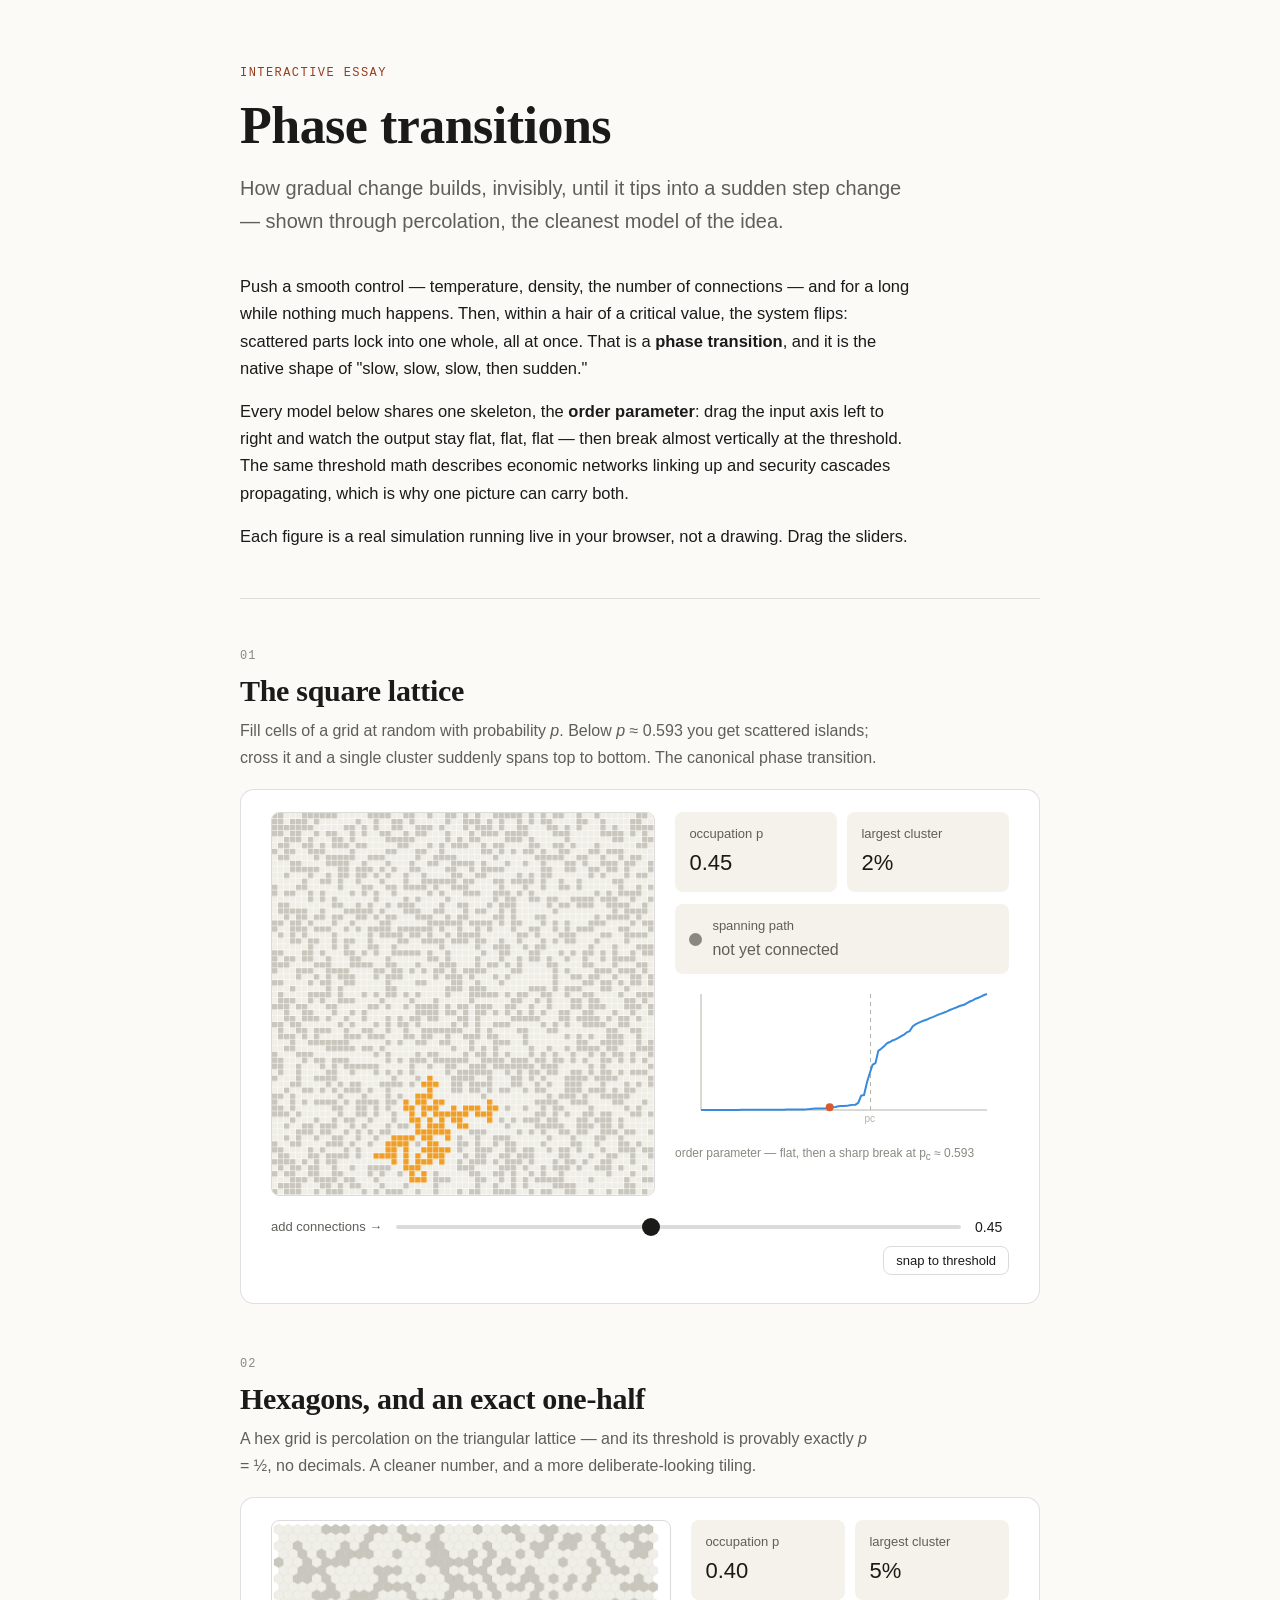
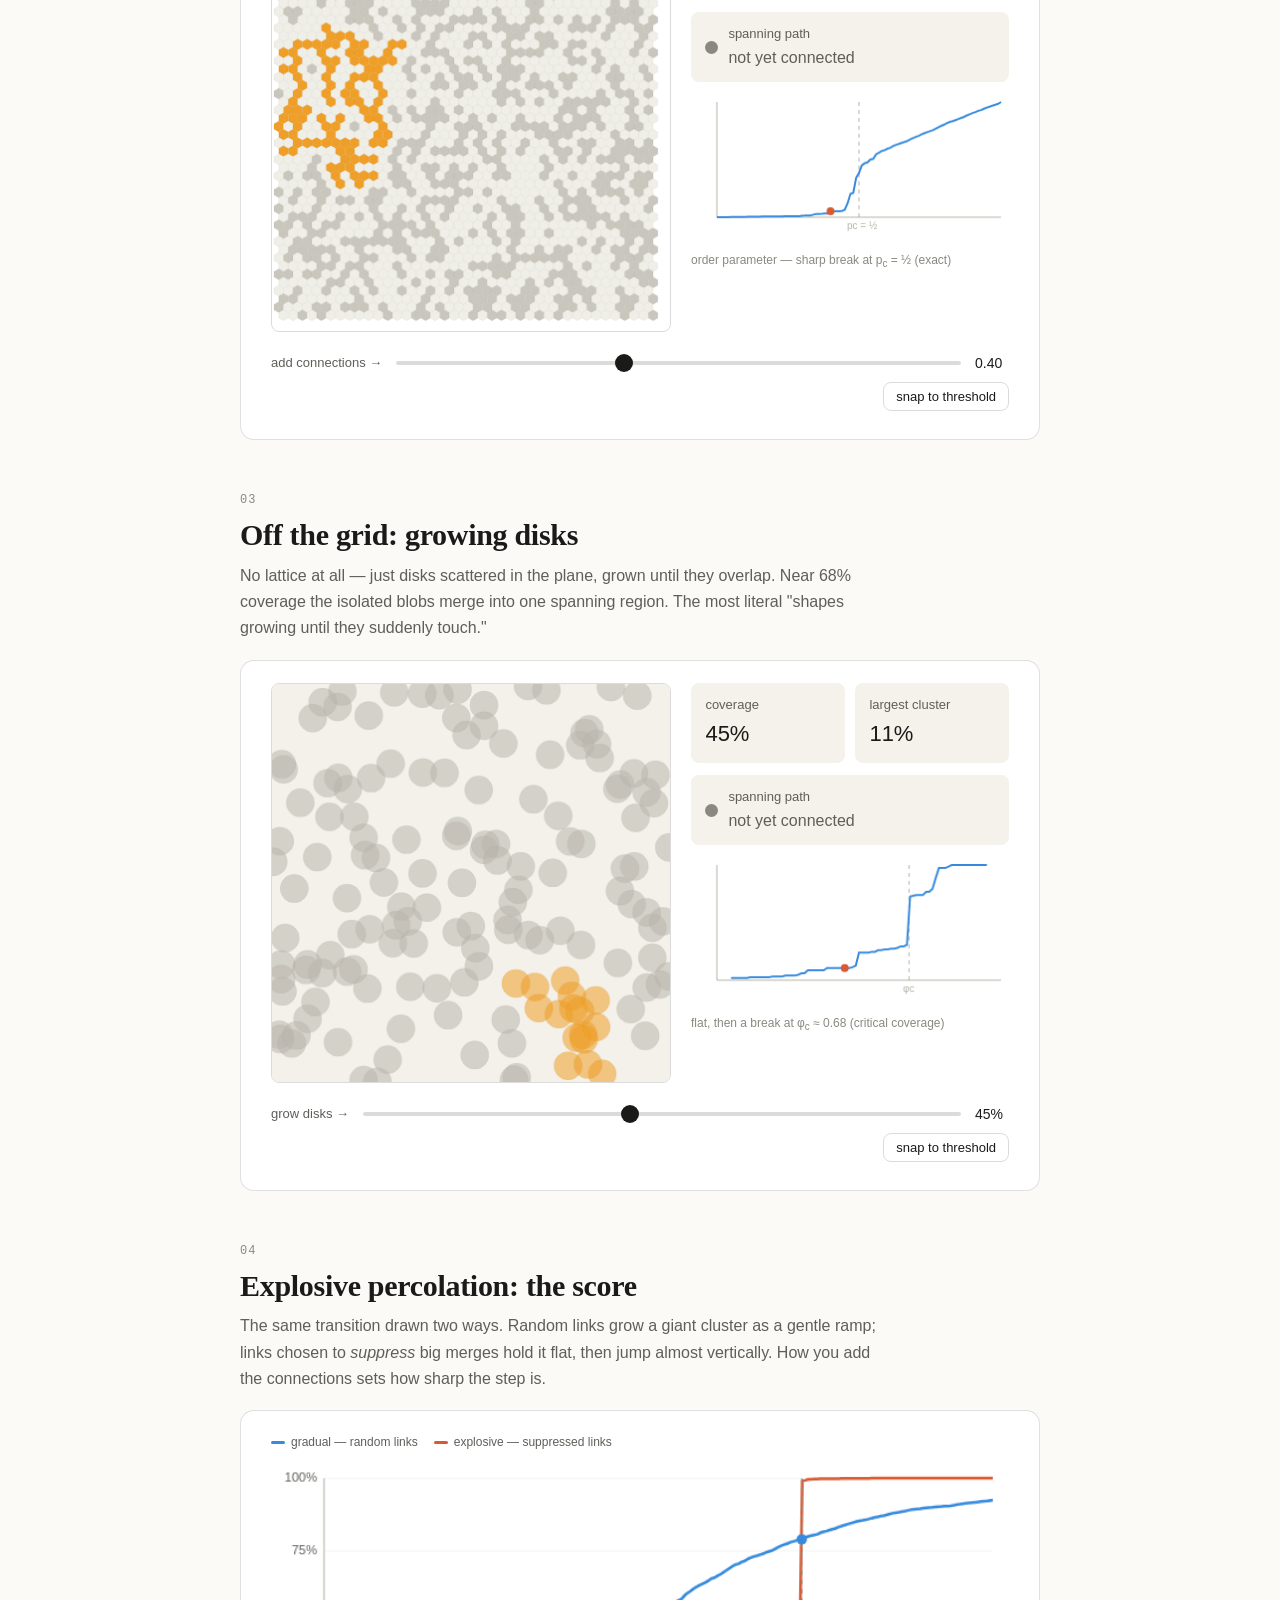
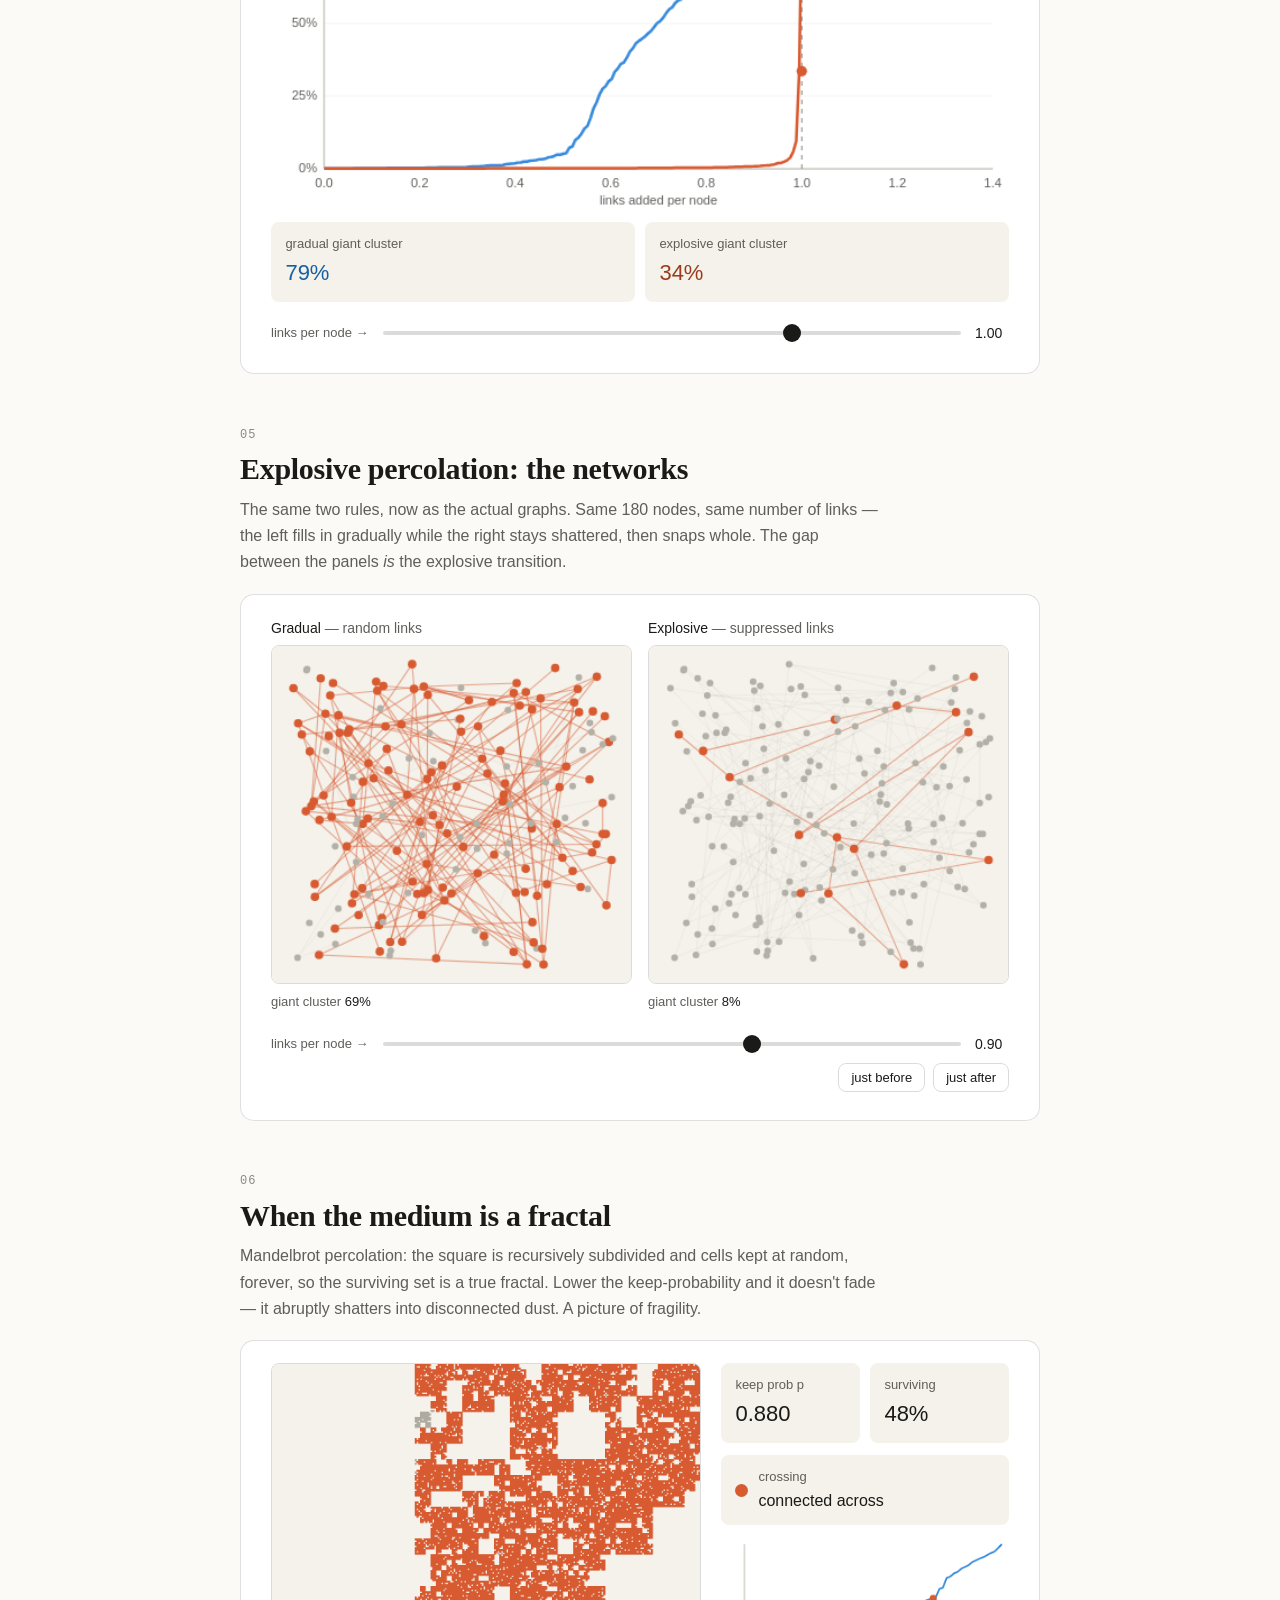
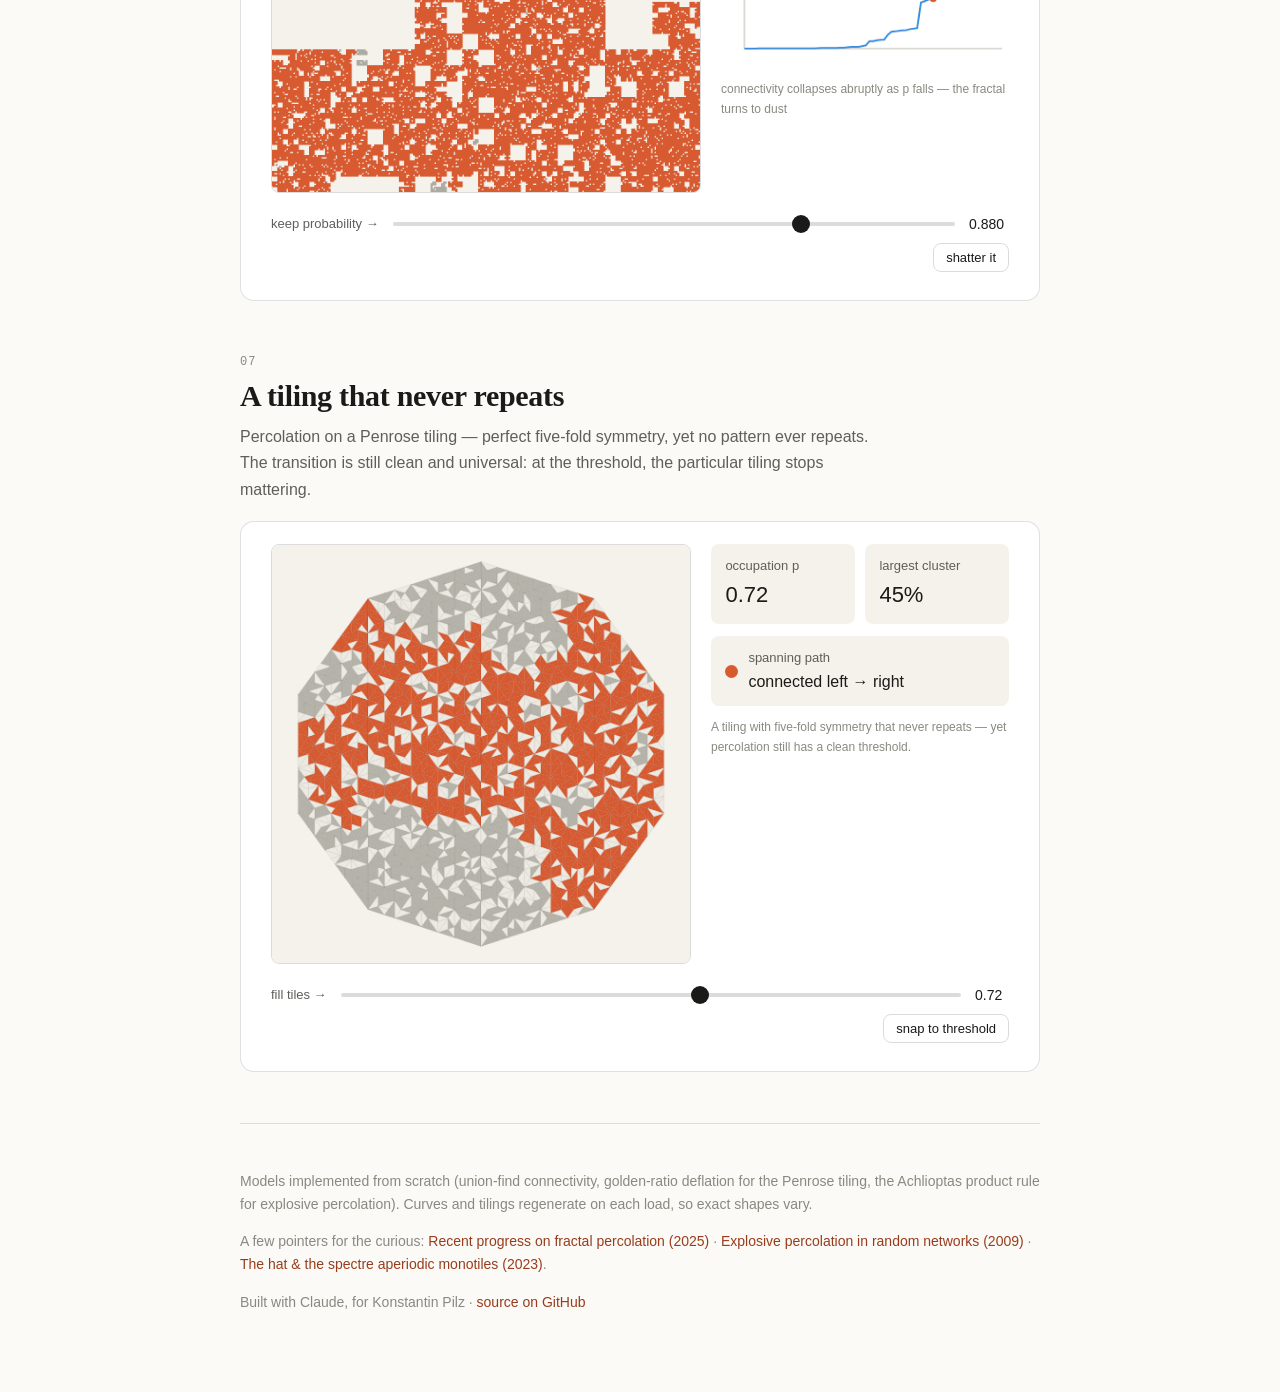
<file: docs/index.html>
<!DOCTYPE html>
<html lang="en">
<head>
<meta name="robots" content="noindex, nofollow">
<meta charset="utf-8">
<meta name="viewport" content="width=device-width, initial-scale=1">
<title>Phase Transitions — interactive percolation</title>
<meta name="description" content="Interactive percolation models: how gradual change produces a sudden step change. Square and hex lattices, overlapping disks, explosive percolation, fractal and aperiodic tilings.">
<style>
:root{
  --ink:#1a1a18; --ink2:#5f5e5a; --ink3:#8a8980;
  --bg:#fbfaf6; --card:#ffffff; --line:rgba(0,0,0,0.12); --accent:#993C1D;
  --serif:Iowan Old Style,"Palatino Linotype",Palatino,Georgia,"Times New Roman",serif;
  --sans:-apple-system,BlinkMacSystemFont,"Segoe UI",Roboto,Helvetica,Arial,sans-serif;
  --mono:ui-monospace,"SF Mono",Menlo,Consolas,monospace;
}
@media (prefers-color-scheme: dark){
  :root{ --ink:#ececea; --ink2:#a8a79f; --ink3:#76746c; --bg:#161613; --card:#1c1c1a; --line:rgba(255,255,255,0.12); --accent:#E06B3D; }
}
*{box-sizing:border-box;}
html,body{margin:0;background:var(--bg);color:var(--ink);font-family:var(--sans);line-height:1.65;-webkit-font-smoothing:antialiased;}
.wrap{max-width:880px;margin:0 auto;padding:clamp(28px,5vw,72px) clamp(18px,4vw,40px);}
header{margin-bottom:2.5rem;}
.kicker{font-family:var(--mono);font-size:12px;letter-spacing:0.12em;text-transform:uppercase;color:var(--accent);margin:0 0 14px;}
h1{font-family:var(--serif);font-weight:600;font-size:clamp(34px,6vw,52px);line-height:1.08;margin:0 0 18px;letter-spacing:-0.01em;}
.lede{font-size:clamp(17px,2.4vw,20px);color:var(--ink2);max-width:42rem;margin:0;}
.intro{margin:2.2rem 0 0;font-size:16.5px;color:var(--ink);max-width:42rem;}
.intro p{margin:0 0 1rem;}
.intro strong{font-weight:600;}
.rule{height:1px;background:var(--line);border:0;margin:3rem 0;}
section.fig{margin:0 0 3.2rem;}
.fignum{font-family:var(--mono);font-size:12px;color:var(--ink3);letter-spacing:0.08em;}
h2{font-family:var(--serif);font-weight:600;font-size:clamp(23px,3.4vw,30px);line-height:1.18;margin:6px 0 10px;letter-spacing:-0.01em;}
.desc{font-size:16px;color:var(--ink2);margin:0 0 18px;max-width:40rem;}
.frame{background:var(--card);border:1px solid var(--line);border-radius:14px;padding:8px clamp(8px,2vw,16px);}
iframe{width:100%;border:0;display:block;background:transparent;}
footer{margin-top:1rem;padding-top:2rem;border-top:1px solid var(--line);font-size:14px;color:var(--ink3);}
footer a{color:var(--accent);text-decoration:none;}
footer a:hover{text-decoration:underline;}
a.src{color:var(--accent);text-decoration:none;}
a.src:hover{text-decoration:underline;}
</style>
</head>
<body>
<div class="wrap">

<header>
  <p class="kicker">Interactive essay</p>
  <h1>Phase transitions</h1>
  <p class="lede">How gradual change builds, invisibly, until it tips into a sudden step change — shown through percolation, the cleanest model of the idea.</p>

  <div class="intro">
    <p>Push a smooth control — temperature, density, the number of connections — and for a long while nothing much happens. Then, within a hair of a critical value, the system flips: scattered parts lock into one whole, all at once. That is a <strong>phase transition</strong>, and it is the native shape of "slow, slow, slow, then sudden."</p>
    <p>Every model below shares one skeleton, the <strong>order parameter</strong>: drag the input axis left to right and watch the output stay flat, flat, flat — then break almost vertically at the threshold. The same threshold math describes economic networks linking up and security cascades propagating, which is why one picture can carry both.</p>
    <p>Each figure is a real simulation running live in your browser, not a drawing. Drag the sliders.</p>
  </div>
</header>

<hr class="rule">

<section class="fig">
  <div class="fignum">01</div>
  <h2>The square lattice</h2>
  <p class="desc">Fill cells of a grid at random with probability <em>p</em>. Below <em>p</em> ≈ 0.593 you get scattered islands; cross it and a single cluster suddenly spans top to bottom. The canonical phase transition.</p>
  <div class="frame"><iframe src="widgets/square.html" style="height:560px" title="Square-lattice percolation"></iframe></div>
</section>

<section class="fig">
  <div class="fignum">02</div>
  <h2>Hexagons, and an exact one-half</h2>
  <p class="desc">A hex grid is percolation on the triangular lattice — and its threshold is provably exactly <em>p</em> = ½, no decimals. A cleaner number, and a more deliberate-looking tiling.</p>
  <div class="frame"><iframe src="widgets/hex.html" style="height:580px" title="Hexagonal percolation"></iframe></div>
</section>

<section class="fig">
  <div class="fignum">03</div>
  <h2>Off the grid: growing disks</h2>
  <p class="desc">No lattice at all — just disks scattered in the plane, grown until they overlap. Near 68% coverage the isolated blobs merge into one spanning region. The most literal "shapes growing until they suddenly touch."</p>
  <div class="frame"><iframe src="widgets/disks.html" style="height:560px" title="Continuum disk percolation"></iframe></div>
</section>

<section class="fig">
  <div class="fignum">04</div>
  <h2>Explosive percolation: the score</h2>
  <p class="desc">The same transition drawn two ways. Random links grow a giant cluster as a gentle ramp; links chosen to <em>suppress</em> big merges hold it flat, then jump almost vertically. How you add the connections sets how sharp the step is.</p>
  <div class="frame"><iframe src="widgets/explosive-curve.html" style="height:470px" title="Explosive percolation order parameter"></iframe></div>
</section>

<section class="fig">
  <div class="fignum">05</div>
  <h2>Explosive percolation: the networks</h2>
  <p class="desc">The same two rules, now as the actual graphs. Same 180 nodes, same number of links — the left fills in gradually while the right stays shattered, then snaps whole. The gap between the panels <em>is</em> the explosive transition.</p>
  <div class="frame"><iframe src="widgets/explosive-graph.html" style="height:470px" title="Explosive percolation networks"></iframe></div>
</section>

<section class="fig">
  <div class="fignum">06</div>
  <h2>When the medium is a fractal</h2>
  <p class="desc">Mandelbrot percolation: the square is recursively subdivided and cells kept at random, forever, so the surviving set is a true fractal. Lower the keep-probability and it doesn't fade — it abruptly shatters into disconnected dust. A picture of fragility.</p>
  <div class="frame"><iframe src="widgets/mandelbrot.html" style="height:560px" title="Mandelbrot fractal percolation"></iframe></div>
</section>

<section class="fig">
  <div class="fignum">07</div>
  <h2>A tiling that never repeats</h2>
  <p class="desc">Percolation on a Penrose tiling — perfect five-fold symmetry, yet no pattern ever repeats. The transition is still clean and universal: at the threshold, the particular tiling stops mattering.</p>
  <div class="frame"><iframe src="widgets/penrose.html" style="height:560px" title="Penrose aperiodic percolation"></iframe></div>
</section>

<footer>
  <p>Models implemented from scratch (union-find connectivity, golden-ratio deflation for the Penrose tiling, the Achlioptas product rule for explosive percolation). Curves and tilings regenerate on each load, so exact shapes vary.</p>
  <p>A few pointers for the curious: <a class="src" href="https://arxiv.org/abs/2508.08150">Recent progress on fractal percolation (2025)</a> · <a class="src" href="https://www.science.org/doi/10.1126/science.1167782">Explosive percolation in random networks (2009)</a> · <a class="src" href="https://momath.org/the-hat/">The hat &amp; the spectre aperiodic monotiles (2023)</a>.</p>
  <p>Built with Claude, for Konstantin Pilz · <a href="https://github.com/KonstantinPilz/percolation">source on GitHub</a></p>
</footer>

</div>

<script>
window.addEventListener('message', function(e){
  var h = e.data && e.data.h;
  if(!h) return;
  document.querySelectorAll('iframe').forEach(function(f){
    if(f.contentWindow === e.source){ f.style.height = (h + 6) + 'px'; }
  });
});
</script>
</body>
</html>
</file>
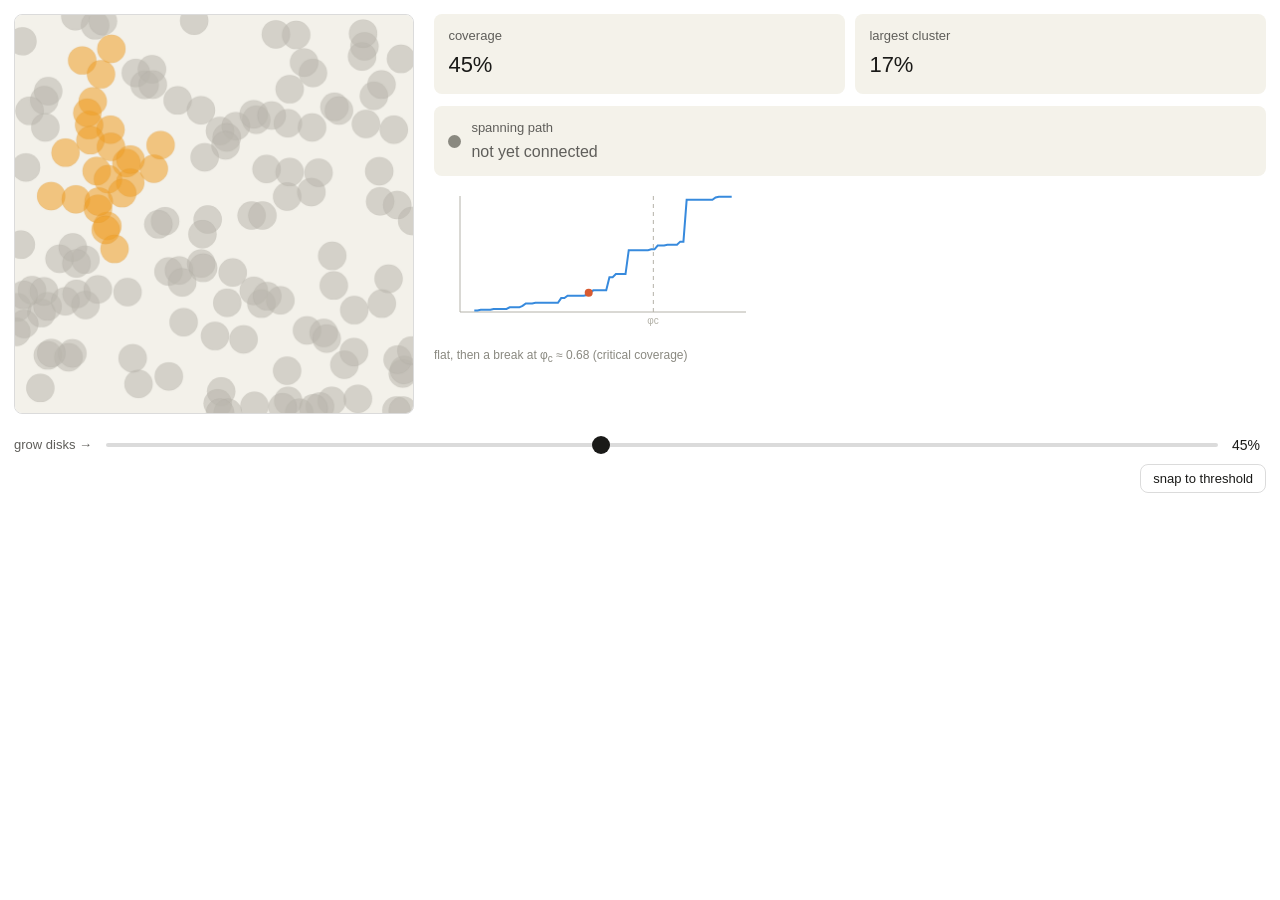
<file: docs/widgets/disks.html>
<!DOCTYPE html>
<html lang="en">
<head>
<meta name="robots" content="noindex, nofollow">
<meta charset="utf-8">
<meta name="viewport" content="width=device-width, initial-scale=1">
<title>Continuum disk percolation</title>
<link rel="stylesheet" href="../theme.css">
</head>
<body>
<h2 class="sr-only">Continuum percolation: randomly placed disks grow until, near 68 percent coverage, they overlap into a single cluster spanning left to right.</h2>

<div style="display:flex; flex-wrap:wrap; gap:20px; align-items:flex-start;">
  <div style="flex:0 0 auto;">
    <canvas id="dlat" width="400" height="400" role="img" aria-label="Overlapping disks percolation" style="width:400px; height:auto; max-width:100%; border-radius:var(--border-radius-md); border:0.5px solid var(--color-border-tertiary); display:block;"></canvas>
  </div>
  <div style="flex:1 1 220px; min-width:220px; display:flex; flex-direction:column; gap:12px;">
    <div style="display:grid; grid-template-columns:1fr 1fr; gap:10px;">
      <div style="background:var(--color-background-secondary); border-radius:var(--border-radius-md); padding:0.75rem 0.9rem;">
        <div style="font-size:13px; color:var(--color-text-secondary);">coverage</div>
        <div id="d-cov" style="font-size:22px; font-weight:500;">45%</div>
      </div>
      <div style="background:var(--color-background-secondary); border-radius:var(--border-radius-md); padding:0.75rem 0.9rem;">
        <div style="font-size:13px; color:var(--color-text-secondary);">largest cluster</div>
        <div id="d-cl" style="font-size:22px; font-weight:500;">&mdash;</div>
      </div>
    </div>
    <div style="background:var(--color-background-secondary); border-radius:var(--border-radius-md); padding:0.75rem 0.9rem; display:flex; align-items:center; gap:10px;">
      <span id="d-ic" class="status-dot"></span>
      <div>
        <div style="font-size:13px; color:var(--color-text-secondary);">spanning path</div>
        <div id="d-span" style="font-size:16px; font-weight:500;">not yet connected</div>
      </div>
    </div>
    <canvas id="dcurve" width="320" height="150" role="img" aria-label="Largest cluster fraction versus coverage" style="width:100%; max-width:320px; height:auto;"></canvas>
    <div style="font-size:12px; color:var(--color-text-tertiary); margin-top:-4px;">flat, then a break at &phi;<sub>c</sub> &asymp; 0.68 (critical coverage)</div>
  </div>
</div>

<div style="margin-top:1.25rem; display:flex; align-items:center; gap:12px;">
  <span style="font-size:13px; color:var(--color-text-secondary);">grow disks &rarr;</span>
  <input id="dslider" type="range" min="0.05" max="0.95" step="0.01" value="0.45" style="flex:1;" />
  <span id="dslider-out" style="font-size:14px; font-weight:500; min-width:34px;">45%</span>
</div>
<div style="display:flex; justify-content:flex-end; margin-top:8px;">
  <button onclick="window.__disk_jump(0.68)">snap to threshold</button>
</div>

<script>
(function(){
  const NUM=150, PHC=0.676;
  const dark=matchMedia('(prefers-color-scheme: dark)').matches;
  const COL=dark
    ? {empty:'#26261f', gray:'#6b6a63', amber:'#EF9F27', coral:'#D85A30', axis:'#5F5E5A', muted:'#888780', line:'#85B7EB', dot:'#D85A30', edge:'rgba(255,255,255,0.10)', off:'#76746c'}
    : {empty:'#F3F1EA', gray:'#B9B7AD', amber:'#EF9F27', coral:'#D85A30', axis:'#B4B2A9', muted:'#B4B2A9', line:'#378ADD', dot:'#D85A30', edge:'rgba(0,0,0,0.08)', off:'#8a8980'};

  const px=new Float32Array(NUM), py=new Float32Array(NUM);
  for(let i=0;i<NUM;i++){ px[i]=Math.random(); py[i]=Math.random(); }

  const lat=document.getElementById('dlat'), lctx=lat.getContext('2d');
  const cur=document.getElementById('dcurve'), cctx=cur.getContext('2d');
  const W=400;

  function rFromCov(phi){ const eta=-Math.log(1-phi); return Math.sqrt(eta/(NUM*Math.PI)); }

  function compute(r){
    const parent=new Int32Array(NUM);
    for(let i=0;i<NUM;i++)parent[i]=i;
    function find(x){ while(parent[x]!==x){parent[x]=parent[parent[x]];x=parent[x];} return x; }
    const d2=(2*r)*(2*r);
    for(let i=0;i<NUM;i++) for(let j=i+1;j<NUM;j++){
      const dx=px[i]-px[j], dy=py[i]-py[j];
      if(dx*dx+dy*dy<d2){ const ra=find(i),rb=find(j); if(ra!==rb)parent[ra]=rb; }
    }
    const size=new Int32Array(NUM); let lRoot=-1,lSize=0;
    for(let i=0;i<NUM;i++){ const r2=find(i); size[r2]++; if(size[r2]>lSize){lSize=size[r2];lRoot=r2;} }
    const left=new Set(), right=new Set();
    for(let i=0;i<NUM;i++){ if(px[i]<=r)left.add(find(i)); if(px[i]>=1-r)right.add(find(i)); }
    let spans=false,sRoot=-1;
    for(const rr of left){ if(right.has(rr)){spans=true;sRoot=rr;break;} }
    return {find,lRoot,lSize,spans,sRoot};
  }

  const curve=[];
  for(let k=0;k<=80;k++){ const phi=0.05+0.9*k/80; const res=compute(rFromCov(phi)); curve.push({phi, v:res.lSize/NUM}); }

  function drawLattice(r,res){
    lctx.clearRect(0,0,W,W);
    lctx.fillStyle=COL.empty; lctx.fillRect(0,0,W,W);
    lctx.globalAlpha=0.55; lctx.lineWidth=0.5;
    for(let i=0;i<NUM;i++){
      const root=res.find(i);
      let c=COL.gray;
      if(res.spans&&root===res.sRoot)c=COL.coral;
      else if(root===res.lRoot)c=COL.amber;
      lctx.fillStyle=c; lctx.strokeStyle=COL.edge;
      lctx.beginPath(); lctx.arc(px[i]*W, py[i]*W, r*W, 0, 7); lctx.fill(); lctx.stroke();
    }
    lctx.globalAlpha=1;
  }
  function drawCurve(phi,frac){
    const Wc=320,H=150,pad=26;
    cctx.clearRect(0,0,Wc,H);
    cctx.strokeStyle=COL.axis; cctx.lineWidth=1;
    cctx.beginPath(); cctx.moveTo(pad,8); cctx.lineTo(pad,H-pad); cctx.lineTo(Wc-8,H-pad); cctx.stroke();
    const xc=pad+PHC*(Wc-8-pad);
    cctx.setLineDash([4,4]); cctx.strokeStyle=COL.muted;
    cctx.beginPath(); cctx.moveTo(xc,8); cctx.lineTo(xc,H-pad); cctx.stroke(); cctx.setLineDash([]);
    cctx.fillStyle=COL.muted; cctx.font='10px sans-serif'; cctx.fillText('φc',xc-6,H-pad+12);
    cctx.strokeStyle=COL.line; cctx.lineWidth=2; cctx.beginPath();
    for(let k=0;k<curve.length;k++){ const X=pad+curve[k].phi*(Wc-8-pad), Y=(H-pad)-curve[k].v*(H-pad-8);
      if(k===0)cctx.moveTo(X,Y); else cctx.lineTo(X,Y); }
    cctx.stroke();
    const X=pad+phi*(Wc-8-pad), Y=(H-pad)-frac*(H-pad-8);
    cctx.fillStyle=COL.dot; cctx.beginPath(); cctx.arc(X,Y,4,0,7); cctx.fill();
  }
  function update(phi){
    const r=rFromCov(phi), res=compute(r), frac=res.lSize/NUM;
    drawLattice(r,res); drawCurve(phi,frac);
    document.getElementById('d-cov').textContent=Math.round(phi*100)+'%';
    document.getElementById('dslider-out').textContent=Math.round(phi*100)+'%';
    document.getElementById('d-cl').textContent=Math.round(frac*100)+'%';
    const span=document.getElementById('d-span'), ic=document.getElementById('d-ic');
    if(res.spans){ span.textContent='connected left → right'; span.style.color='var(--color-text-primary)'; ic.style.background=COL.coral; }
    else { span.textContent='not yet connected'; span.style.color='var(--color-text-secondary)'; ic.style.background=COL.off; }
  }
  const s=document.getElementById('dslider');
  s.addEventListener('input', e=>update(parseFloat(e.target.value)));
  window.__disk_jump=function(v){ s.value=v; update(v); };
  update(0.45);
  try{ new ResizeObserver(()=>{ try{parent.postMessage({h:document.body.scrollHeight},'*')}catch(e){} }).observe(document.body); }catch(e){}
})();
</script>
</body>
</html>
</file>
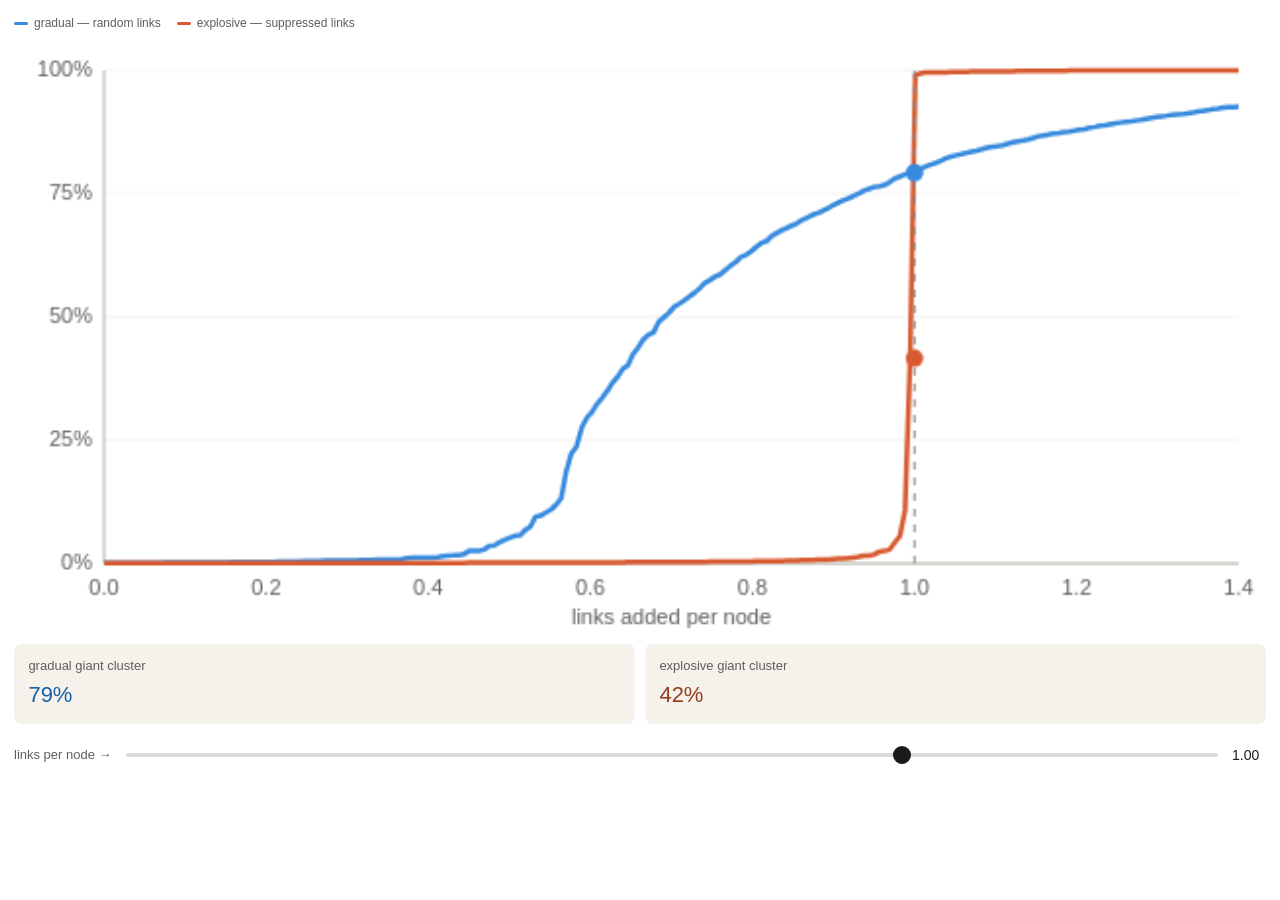
<file: docs/widgets/explosive-curve.html>
<!DOCTYPE html>
<html lang="en">
<head>
<meta name="robots" content="noindex, nofollow">
<meta charset="utf-8">
<meta name="viewport" content="width=device-width, initial-scale=1">
<title>Explosive percolation — order parameter</title>
<link rel="stylesheet" href="../theme.css">
</head>
<body>
<h2 class="sr-only">Explosive percolation: random links grow the giant component gradually, but choosing each link to suppress large-cluster merges makes the same transition jump almost vertically.</h2>

<div style="display:flex; flex-wrap:wrap; gap:16px; margin-bottom:10px; font-size:12px; color:var(--color-text-secondary);">
  <span style="display:flex; align-items:center; gap:6px;"><span style="width:14px; height:3px; background:#378ADD; display:inline-block; border-radius:2px;"></span>gradual &mdash; random links</span>
  <span style="display:flex; align-items:center; gap:6px;"><span style="width:14px; height:3px; background:#D85A30; display:inline-block; border-radius:2px;"></span>explosive &mdash; suppressed links</span>
</div>

<canvas id="ecurve" width="640" height="300" role="img" aria-label="Giant component fraction versus links added per node" style="width:100%; height:auto; display:block;"></canvas>

<div style="display:grid; grid-template-columns:1fr 1fr; gap:10px; margin-top:14px;">
  <div style="background:var(--color-background-secondary); border-radius:var(--border-radius-md); padding:0.75rem 0.9rem;">
    <div style="font-size:13px; color:var(--color-text-secondary);">gradual giant cluster</div>
    <div id="e-er" style="font-size:22px; font-weight:500; color:#185FA5;">&mdash;</div>
  </div>
  <div style="background:var(--color-background-secondary); border-radius:var(--border-radius-md); padding:0.75rem 0.9rem;">
    <div style="font-size:13px; color:var(--color-text-secondary);">explosive giant cluster</div>
    <div id="e-ex" style="font-size:22px; font-weight:500; color:#993C1D;">&mdash;</div>
  </div>
</div>

<div style="margin-top:1.25rem; display:flex; align-items:center; gap:12px;">
  <span style="font-size:13px; color:var(--color-text-secondary);">links per node &rarr;</span>
  <input id="eslider" type="range" min="0" max="1.4" step="0.01" value="1.0" style="flex:1;" />
  <span id="eslider-out" style="font-size:14px; font-weight:500; min-width:34px;">1.00</span>
</div>

<script>
(function(){
  const N=3000, RUNS=3, K=5, XMAX=1.4;
  const dark=matchMedia('(prefers-color-scheme: dark)').matches;
  const COL=dark
    ? {grid:'rgba(255,255,255,0.06)', axis:'#5F5E5A', muted:'#888780', er:'#85B7EB', ex:'#D85A30', txt:'#B4B2A9'}
    : {grid:'rgba(0,0,0,0.05)', axis:'#B4B2A9', muted:'#888780', er:'#378ADD', ex:'#D85A30', txt:'#5F5E5A'};

  function ri(){ return (Math.random()*N)|0; }

  function run(rule){
    const parent=new Int32Array(N), size=new Int32Array(N).fill(1);
    for(let i=0;i<N;i++)parent[i]=i;
    function find(x){ while(parent[x]!==x){parent[x]=parent[parent[x]];x=parent[x];} return x; }
    let gmax=1;
    const M=Math.round(XMAX*N), sample=Math.max(1,Math.round(M/220));
    const xs=[], ys=[];
    for(let e=0;e<M;e++){
      let a,b;
      if(rule==='er'){ a=ri(); b=ri(); }
      else {
        a=ri(); b=ri(); let best=size[find(a)]*size[find(b)];
        for(let c=1;c<K;c++){ const a2=ri(), b2=ri(), pr=size[find(a2)]*size[find(b2)];
          if(pr<best){ best=pr; a=a2; b=b2; } }
      }
      const ra=find(a), rb=find(b);
      if(ra!==rb){ const ns=size[ra]+size[rb];
        if(size[ra]<size[rb]){parent[ra]=rb; size[rb]=ns;} else {parent[rb]=ra; size[ra]=ns;}
        if(ns>gmax)gmax=ns;
      }
      if(e%sample===0){ xs.push((e+1)/N); ys.push(gmax/N); }
    }
    return {xs,ys};
  }
  function avg(rule){
    let acc=null, xs=null;
    for(let r=0;r<RUNS;r++){ const res=run(rule); xs=res.xs;
      if(!acc){ acc=res.ys.slice(); } else { for(let k=0;k<acc.length;k++) acc[k]+=res.ys[k]; } }
    for(let k=0;k<acc.length;k++) acc[k]/=RUNS;
    return {xs, ys:acc};
  }
  const er=avg('er'), ex=avg('ex'), xs=er.xs;

  const cv=document.getElementById('ecurve'), ctx=cv.getContext('2d');
  const W=640,H=300,L=46,Rp=14,T=14,B=34;
  const X=t=>L+(t/XMAX)*(W-L-Rp), Y=v=>(H-B)-v*(H-B-T);

  function line(data,color){
    ctx.strokeStyle=color; ctx.lineWidth=2.5; ctx.lineJoin='round'; ctx.beginPath();
    for(let k=0;k<xs.length;k++){ const x=X(xs[k]), y=Y(data[k]); if(k===0)ctx.moveTo(x,y); else ctx.lineTo(x,y); }
    ctx.stroke();
  }
  function nearest(t){ let lo=0; for(let k=0;k<xs.length;k++){ if(xs[k]<=t)lo=k; else break; } return lo; }

  function draw(t){
    ctx.clearRect(0,0,W,H);
    ctx.strokeStyle=COL.grid; ctx.lineWidth=1;
    for(let g=0;g<=4;g++){ const y=Y(g/4); ctx.beginPath(); ctx.moveTo(L,y); ctx.lineTo(W-Rp,y); ctx.stroke(); }
    ctx.strokeStyle=COL.axis;
    ctx.beginPath(); ctx.moveTo(L,T); ctx.lineTo(L,H-B); ctx.lineTo(W-Rp,H-B); ctx.stroke();
    ctx.fillStyle=COL.txt; ctx.font='11px sans-serif'; ctx.textAlign='right';
    for(let g=0;g<=4;g++) ctx.fillText(Math.round(g/4*100)+'%', L-6, Y(g/4)+3);
    ctx.textAlign='center';
    for(let g=0;g<=1.4001;g+=0.2) ctx.fillText(g.toFixed(1), X(g), H-B+16);
    ctx.fillText('links added per node', (L+W-Rp)/2, H-3);

    line(er.ys, COL.er);
    line(ex.ys, COL.ex);

    const xv=X(t);
    ctx.setLineDash([4,4]); ctx.strokeStyle=COL.muted; ctx.lineWidth=1;
    ctx.beginPath(); ctx.moveTo(xv,T); ctx.lineTo(xv,H-B); ctx.stroke(); ctx.setLineDash([]);
    const idx=nearest(t);
    ctx.fillStyle=COL.er; ctx.beginPath(); ctx.arc(xv,Y(er.ys[idx]),4.5,0,7); ctx.fill();
    ctx.fillStyle=COL.ex; ctx.beginPath(); ctx.arc(xv,Y(ex.ys[idx]),4.5,0,7); ctx.fill();

    document.getElementById('e-er').textContent=Math.round(er.ys[idx]*100)+'%';
    document.getElementById('e-ex').textContent=Math.round(ex.ys[idx]*100)+'%';
    document.getElementById('eslider-out').textContent=t.toFixed(2);
  }
  const s=document.getElementById('eslider');
  s.addEventListener('input', e=>draw(parseFloat(e.target.value)));
  draw(1.0);
  try{ new ResizeObserver(()=>{ try{parent.postMessage({h:document.body.scrollHeight},'*')}catch(e){} }).observe(document.body); }catch(e){}
})();
</script>
</body>
</html>
</file>
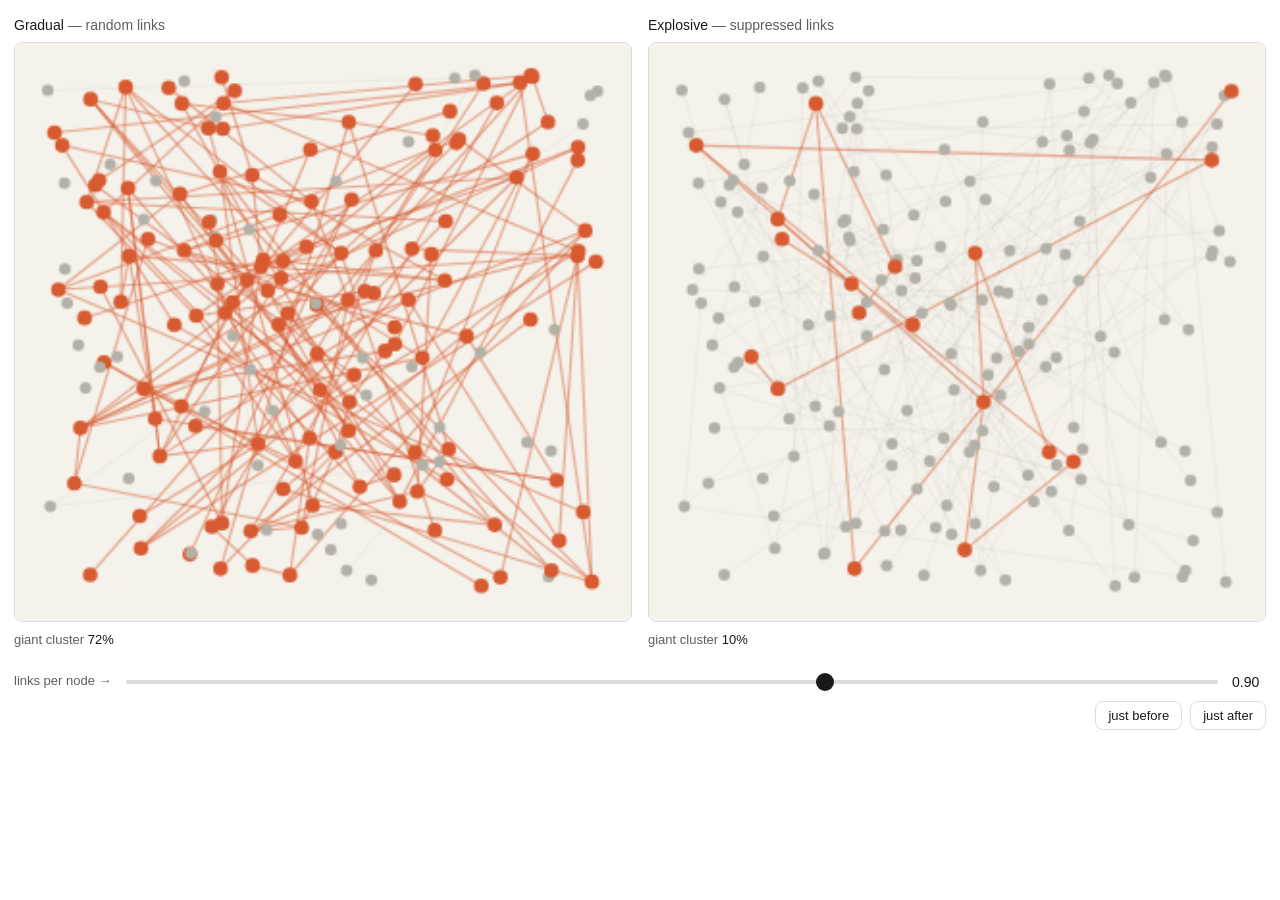
<file: docs/widgets/explosive-graph.html>
<!DOCTYPE html>
<html lang="en">
<head>
<meta name="robots" content="noindex, nofollow">
<meta charset="utf-8">
<meta name="viewport" content="width=device-width, initial-scale=1">
<title>Explosive percolation — the networks</title>
<link rel="stylesheet" href="../theme.css">
</head>
<body>
<h2 class="sr-only">Two graphs on the same nodes: random links build a giant component gradually, while suppressed links keep the graph fragmented until it suddenly snaps into one cluster.</h2>

<div style="display:flex; flex-wrap:wrap; gap:16px; align-items:flex-start;">
  <div style="flex:1 1 280px; min-width:260px;">
    <div style="font-size:14px; font-weight:500; margin-bottom:6px;">Gradual <span style="font-weight:400; color:var(--color-text-secondary);">&mdash; random links</span></div>
    <canvas id="gA" width="320" height="300" role="img" aria-label="Random-link graph" style="width:100%; height:auto; border-radius:var(--border-radius-md); border:0.5px solid var(--color-border-tertiary); display:block;"></canvas>
    <div style="margin-top:8px; font-size:13px; color:var(--color-text-secondary);">giant cluster <span id="gA-pct" style="color:var(--color-text-primary); font-weight:500;">&mdash;</span></div>
  </div>
  <div style="flex:1 1 280px; min-width:260px;">
    <div style="font-size:14px; font-weight:500; margin-bottom:6px;">Explosive <span style="font-weight:400; color:var(--color-text-secondary);">&mdash; suppressed links</span></div>
    <canvas id="gB" width="320" height="300" role="img" aria-label="Suppressed-link graph" style="width:100%; height:auto; border-radius:var(--border-radius-md); border:0.5px solid var(--color-border-tertiary); display:block;"></canvas>
    <div style="margin-top:8px; font-size:13px; color:var(--color-text-secondary);">giant cluster <span id="gB-pct" style="color:var(--color-text-primary); font-weight:500;">&mdash;</span></div>
  </div>
</div>

<div style="margin-top:1.25rem; display:flex; align-items:center; gap:12px;">
  <span style="font-size:13px; color:var(--color-text-secondary);">links per node &rarr;</span>
  <input id="gslider" type="range" min="0" max="1.4" step="0.01" value="0.9" style="flex:1;" />
  <span id="gslider-out" style="font-size:14px; font-weight:500; min-width:34px;">0.90</span>
</div>
<div style="display:flex; gap:8px; justify-content:flex-end; margin-top:8px;">
  <button onclick="window.__g_jump(0.7)">just before</button>
  <button onclick="window.__g_jump(1.05)">just after</button>
</div>

<script>
(function(){
  const N=180, K=6, XMAX=1.4, M=Math.round(XMAX*N);
  const dark=matchMedia('(prefers-color-scheme: dark)').matches;
  const COL=dark
    ? {bg:'#26261f', node:'#6b6a63', coral:'#E06B3D', edge:'rgba(255,255,255,0.09)', cedge:'rgba(224,107,61,0.55)'}
    : {bg:'#F4F2EB', node:'#B3B1A7', coral:'#D85A30', edge:'rgba(0,0,0,0.07)', cedge:'rgba(216,90,48,0.5)'};

  const W=320,H=300,pad=16;
  const PX=new Float32Array(N), PY=new Float32Array(N);
  for(let i=0;i<N;i++){ PX[i]=pad+Math.random()*(W-2*pad); PY[i]=pad+Math.random()*(H-2*pad); }

  function ri(){ return (Math.random()*N)|0; }

  function buildRandom(){
    const sa=new Int32Array(M), sb=new Int32Array(M);
    for(let e=0;e<M;e++){ let a=ri(),b=ri(); while(b===a)b=ri(); sa[e]=a; sb[e]=b; }
    return {sa,sb};
  }
  function buildExplosive(){
    const parent=new Int32Array(N), size=new Int32Array(N).fill(1);
    for(let i=0;i<N;i++)parent[i]=i;
    function find(x){ while(parent[x]!==x){parent[x]=parent[parent[x]];x=parent[x];} return x; }
    const sa=new Int32Array(M), sb=new Int32Array(M);
    for(let e=0;e<M;e++){
      let a=ri(),b=ri(); while(b===a)b=ri(); let best=size[find(a)]*size[find(b)];
      for(let c=1;c<K;c++){ let a2=ri(),b2=ri(); while(b2===a2)b2=ri();
        const pr=size[find(a2)]*size[find(b2)]; if(pr<best){best=pr;a=a2;b=b2;} }
      sa[e]=a; sb[e]=b;
      const ra=find(a),rb=find(b);
      if(ra!==rb){ if(size[ra]<size[rb]){parent[ra]=rb;size[rb]+=size[ra];} else {parent[rb]=ra;size[ra]+=size[rb];} }
    }
    return {sa,sb};
  }
  const GA=buildRandom(), GB=buildExplosive();

  function clusters(sa,sb,m){
    const parent=new Int32Array(N);
    for(let i=0;i<N;i++)parent[i]=i;
    function find(x){ while(parent[x]!==x){parent[x]=parent[parent[x]];x=parent[x];} return x; }
    for(let e=0;e<m;e++){ const ra=find(sa[e]),rb=find(sb[e]); if(ra!==rb)parent[ra]=rb; }
    const size=new Int32Array(N); let lRoot=-1,lSize=0;
    for(let i=0;i<N;i++){ const r=find(i); size[r]++; if(size[r]>lSize){lSize=size[r];lRoot=r;} }
    const root=new Int32Array(N); for(let i=0;i<N;i++)root[i]=find(i);
    return {root,lRoot,lSize};
  }
  function render(ctx, G, m){
    const cl=clusters(G.sa,G.sb,m);
    ctx.clearRect(0,0,W,H); ctx.fillStyle=COL.bg; ctx.fillRect(0,0,W,H);
    for(let e=0;e<m;e++){ const a=G.sa[e], b=G.sb[e];
      const inG=cl.root[a]===cl.lRoot && cl.root[b]===cl.lRoot;
      ctx.strokeStyle=inG?COL.cedge:COL.edge; ctx.lineWidth=inG?1.1:0.5;
      ctx.beginPath(); ctx.moveTo(PX[a],PY[a]); ctx.lineTo(PX[b],PY[b]); ctx.stroke();
    }
    for(let i=0;i<N;i++){ const inG=cl.root[i]===cl.lRoot;
      ctx.fillStyle=inG?COL.coral:COL.node;
      ctx.beginPath(); ctx.arc(PX[i],PY[i],inG?3.8:3,0,7); ctx.fill();
    }
    return cl.lSize;
  }
  const ctxA=document.getElementById('gA').getContext('2d');
  const ctxB=document.getElementById('gB').getContext('2d');

  function update(t){
    const m=Math.min(M, Math.round(t*N));
    const la=render(ctxA,GA,m), lb=render(ctxB,GB,m);
    document.getElementById('gA-pct').textContent=Math.round(la/N*100)+'%';
    document.getElementById('gB-pct').textContent=Math.round(lb/N*100)+'%';
    document.getElementById('gslider-out').textContent=t.toFixed(2);
  }
  const s=document.getElementById('gslider');
  s.addEventListener('input', e=>update(parseFloat(e.target.value)));
  window.__g_jump=function(v){ s.value=v; update(v); };
  update(0.9);
  try{ new ResizeObserver(()=>{ try{parent.postMessage({h:document.body.scrollHeight},'*')}catch(e){} }).observe(document.body); }catch(e){}
})();
</script>
</body>
</html>
</file>
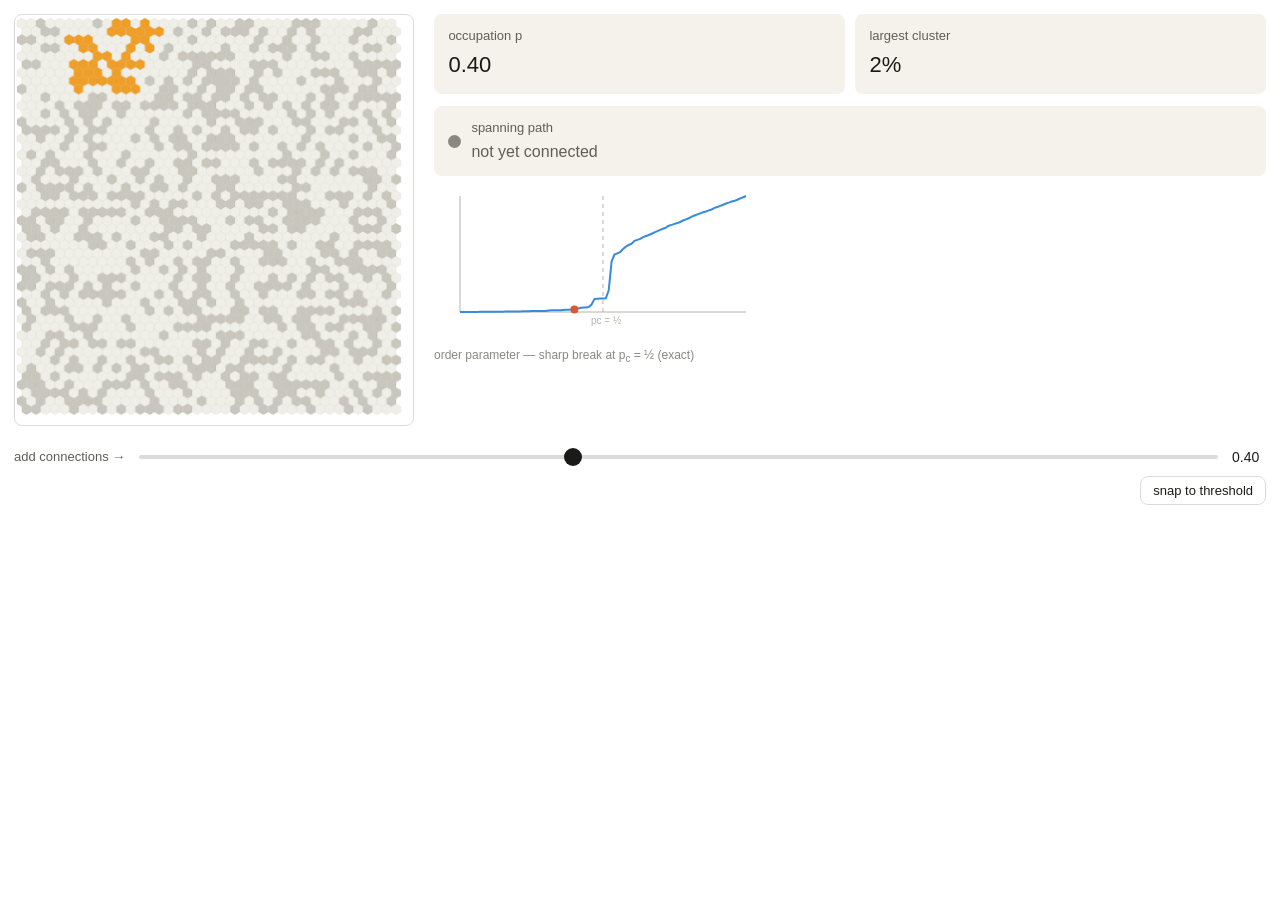
<file: docs/widgets/hex.html>
<!DOCTYPE html>
<html lang="en">
<head>
<meta name="robots" content="noindex, nofollow">
<meta charset="utf-8">
<meta name="viewport" content="width=device-width, initial-scale=1">
<title>Hexagonal percolation</title>
<link rel="stylesheet" href="../theme.css">
</head>
<body>
<h2 class="sr-only">Hexagonal site percolation: each hexagon is occupied with probability p; a spanning cluster appears at the exact critical threshold of one-half.</h2>

<div style="display:flex; flex-wrap:wrap; gap:20px; align-items:flex-start;">
  <div style="flex:0 0 auto;">
    <canvas id="lat" width="400" height="412" role="img" aria-label="Hexagonal percolation lattice" style="width:400px; height:auto; max-width:100%; border-radius:var(--border-radius-md); border:0.5px solid var(--color-border-tertiary); display:block;"></canvas>
  </div>
  <div style="flex:1 1 220px; min-width:220px; display:flex; flex-direction:column; gap:12px;">
    <div style="display:grid; grid-template-columns:1fr 1fr; gap:10px;">
      <div style="background:var(--color-background-secondary); border-radius:var(--border-radius-md); padding:0.75rem 0.9rem;">
        <div style="font-size:13px; color:var(--color-text-secondary);">occupation p</div>
        <div id="m-p" style="font-size:22px; font-weight:500;">0.40</div>
      </div>
      <div style="background:var(--color-background-secondary); border-radius:var(--border-radius-md); padding:0.75rem 0.9rem;">
        <div style="font-size:13px; color:var(--color-text-secondary);">largest cluster</div>
        <div id="m-cl" style="font-size:22px; font-weight:500;">&mdash;</div>
      </div>
    </div>
    <div style="background:var(--color-background-secondary); border-radius:var(--border-radius-md); padding:0.75rem 0.9rem; display:flex; align-items:center; gap:10px;">
      <span id="span-ic" class="status-dot"></span>
      <div>
        <div style="font-size:13px; color:var(--color-text-secondary);">spanning path</div>
        <div id="m-span" style="font-size:16px; font-weight:500;">not yet connected</div>
      </div>
    </div>
    <canvas id="curve" width="320" height="150" role="img" aria-label="Order parameter curve" style="width:100%; max-width:320px; height:auto;"></canvas>
    <div style="font-size:12px; color:var(--color-text-tertiary); margin-top:-4px;">order parameter &mdash; sharp break at p<sub>c</sub> = &frac12; (exact)</div>
  </div>
</div>

<div style="margin-top:1.25rem; display:flex; align-items:center; gap:12px;">
  <span style="font-size:13px; color:var(--color-text-secondary);">add connections &rarr;</span>
  <input id="slider" type="range" min="0" max="1" step="0.01" value="0.40" style="flex:1;" />
  <span id="slider-out" style="font-size:14px; font-weight:500; min-width:34px;">0.40</span>
</div>
<div style="display:flex; justify-content:flex-end; margin-top:8px;">
  <button onclick="window.__hex_jump(0.5)">snap to threshold</button>
</div>

<script>
(function(){
  const C=40, R=48, S=5.5, PC=0.5;
  const SQ3=Math.sqrt(3);
  const dark = matchMedia('(prefers-color-scheme: dark)').matches;
  const COL = dark
    ? { empty:'#26261f', gray:'#5F5E5A', amber:'#EF9F27', coral:'#D85A30', stroke:'rgba(255,255,255,0.08)', axis:'#5F5E5A', muted:'#888780', line:'#85B7EB', dot:'#D85A30', off:'#76746c' }
    : { empty:'#EFEEE7', gray:'#C9C7BD', amber:'#EF9F27', coral:'#D85A30', stroke:'rgba(0,0,0,0.06)', axis:'#B4B2A9', muted:'#B4B2A9', line:'#378ADD', dot:'#D85A30', off:'#8a8980' };

  const n=R*C;
  const field=new Float32Array(n);
  for(let i=0;i<n;i++) field[i]=Math.random();

  const ox=SQ3*S*0.5+2, oy=S+3;
  const cxA=new Float32Array(n), cyA=new Float32Array(n);
  for(let row=0;row<R;row++) for(let col=0;col<C;col++){
    const i=row*C+col;
    cxA[i]=ox+SQ3*S*(col+0.5*(row&1));
    cyA[i]=oy+1.5*S*row;
  }
  const dirs=[
    [[1,0],[0,-1],[-1,-1],[-1,0],[-1,1],[0,1]],
    [[1,0],[1,-1],[0,-1],[-1,0],[0,1],[1,1]]
  ];
  const nbr=new Array(n);
  for(let row=0;row<R;row++) for(let col=0;col<C;col++){
    const i=row*C+col, out=[];
    for(const d of dirs[row&1]){ const nc=col+d[0], nr=row+d[1];
      if(nc>=0&&nc<C&&nr>=0&&nr<R) out.push(nr*C+nc); }
    nbr[i]=out;
  }

  const lat=document.getElementById('lat'), lctx=lat.getContext('2d');
  const cur=document.getElementById('curve'), cctx=cur.getContext('2d');

  function compute(p){
    const parent=new Int32Array(n), occ=new Uint8Array(n);
    for(let i=0;i<n;i++){ parent[i]=i; occ[i]= field[i]<p?1:0; }
    function find(x){ while(parent[x]!==x){ parent[x]=parent[parent[x]]; x=parent[x]; } return x; }
    function uni(a,b){ const ra=find(a),rb=find(b); if(ra!==rb)parent[ra]=rb; }
    for(let i=0;i<n;i++){ if(!occ[i])continue; for(const j of nbr[i]) if(j>i&&occ[j])uni(i,j); }
    const size=new Int32Array(n); let lRoot=-1,lSize=0;
    for(let i=0;i<n;i++){ if(!occ[i])continue; const r=find(i); size[r]++; if(size[r]>lSize){lSize=size[r];lRoot=r;} }
    const top=new Set(), bot=new Set();
    for(let col=0;col<C;col++){ if(occ[col])top.add(find(col)); const b=(R-1)*C+col; if(occ[b])bot.add(find(b)); }
    let spans=false,sRoot=-1;
    for(const r of top){ if(bot.has(r)){spans=true;sRoot=r;break;} }
    return {occ,find,lRoot,lSize,spans,sRoot};
  }

  const curve=[];
  for(let k=0;k<=100;k++){ const p=k/100; const r=compute(p); curve.push({p,v:r.lSize/n}); }

  function hexPath(cx,cy){
    lctx.beginPath();
    for(let i=0;i<6;i++){ const a=Math.PI/180*(60*i-90); const x=cx+S*Math.cos(a), y=cy+S*Math.sin(a);
      if(i===0)lctx.moveTo(x,y); else lctx.lineTo(x,y); }
    lctx.closePath();
  }
  function drawLattice(r){
    lctx.clearRect(0,0,400,412);
    lctx.lineWidth=0.6; lctx.strokeStyle=COL.stroke;
    for(let i=0;i<n;i++){
      let c=COL.empty;
      if(r.occ[i]){ const root=r.find(i);
        if(r.spans&&root===r.sRoot)c=COL.coral;
        else if(root===r.lRoot)c=COL.amber;
        else c=COL.gray; }
      hexPath(cxA[i],cyA[i]); lctx.fillStyle=c; lctx.fill(); lctx.stroke();
    }
  }
  function drawCurve(p,frac){
    const W=320,H=150,pad=26;
    cctx.clearRect(0,0,W,H);
    cctx.strokeStyle=COL.axis; cctx.lineWidth=1;
    cctx.beginPath(); cctx.moveTo(pad,8); cctx.lineTo(pad,H-pad); cctx.lineTo(W-8,H-pad); cctx.stroke();
    const xc=pad+PC*(W-8-pad);
    cctx.setLineDash([4,4]); cctx.strokeStyle=COL.muted;
    cctx.beginPath(); cctx.moveTo(xc,8); cctx.lineTo(xc,H-pad); cctx.stroke(); cctx.setLineDash([]);
    cctx.fillStyle=COL.muted; cctx.font='10px sans-serif'; cctx.fillText('pc = ½',xc-12,H-pad+12);
    cctx.strokeStyle=COL.line; cctx.lineWidth=2; cctx.beginPath();
    for(let k=0;k<curve.length;k++){ const X=pad+curve[k].p*(W-8-pad), Y=(H-pad)-curve[k].v*(H-pad-8);
      if(k===0)cctx.moveTo(X,Y); else cctx.lineTo(X,Y); }
    cctx.stroke();
    const X=pad+p*(W-8-pad), Y=(H-pad)-frac*(H-pad-8);
    cctx.fillStyle=COL.dot; cctx.beginPath(); cctx.arc(X,Y,4,0,7); cctx.fill();
  }
  function update(p){
    const r=compute(p), frac=r.lSize/n;
    drawLattice(r); drawCurve(p,frac);
    document.getElementById('m-p').textContent=p.toFixed(2);
    document.getElementById('slider-out').textContent=p.toFixed(2);
    document.getElementById('m-cl').textContent=Math.round(frac*100)+'%';
    const span=document.getElementById('m-span'), ic=document.getElementById('span-ic');
    if(r.spans){ span.textContent='connected top → bottom'; span.style.color='var(--color-text-primary)'; ic.style.background=COL.coral; }
    else { span.textContent='not yet connected'; span.style.color='var(--color-text-secondary)'; ic.style.background=COL.off; }
  }
  const slider=document.getElementById('slider');
  slider.addEventListener('input', e=>update(parseFloat(e.target.value)));
  window.__hex_jump=function(v){ slider.value=v; update(v); };
  update(0.40);
  try{ new ResizeObserver(()=>{ try{parent.postMessage({h:document.body.scrollHeight},'*')}catch(e){} }).observe(document.body); }catch(e){}
})();
</script>
</body>
</html>
</file>
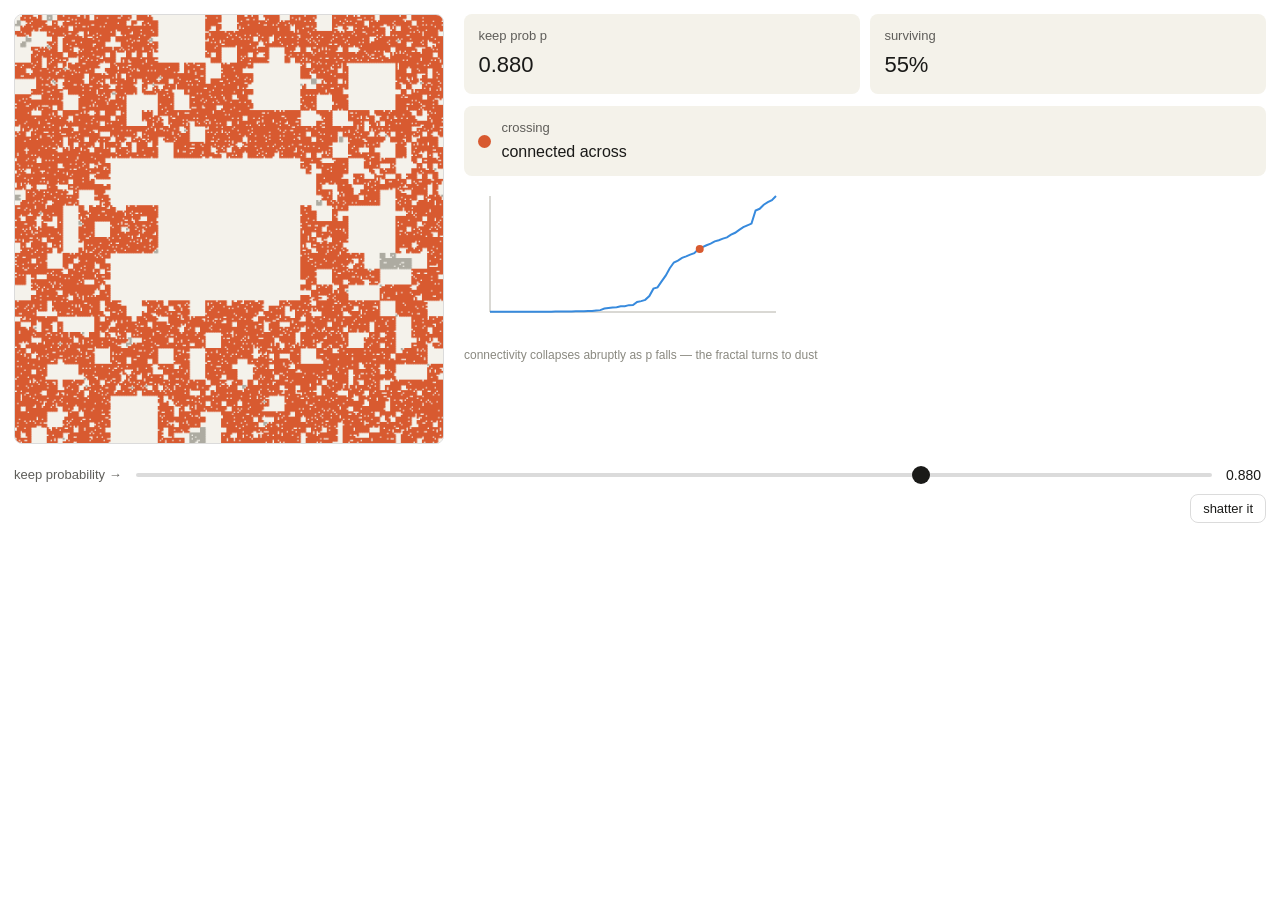
<file: docs/widgets/mandelbrot.html>
<!DOCTYPE html>
<html lang="en">
<head>
<meta name="robots" content="noindex, nofollow">
<meta charset="utf-8">
<meta name="viewport" content="width=device-width, initial-scale=1">
<title>Mandelbrot fractal percolation</title>
<link rel="stylesheet" href="../theme.css">
</head>
<body>
<h2 class="sr-only">Mandelbrot fractal percolation: a square is recursively subdivided and cells kept at random with probability p, producing a random fractal that connects across above a critical p and shatters into dust below it.</h2>

<div style="display:flex; flex-wrap:wrap; gap:20px; align-items:flex-start;">
  <div style="flex:0 0 auto;">
    <canvas id="mlat" width="486" height="486" role="img" aria-label="Fractal percolation set" style="width:100%; max-width:430px; height:auto; border-radius:var(--border-radius-md); border:0.5px solid var(--color-border-tertiary); display:block;"></canvas>
  </div>
  <div style="flex:1 1 210px; min-width:210px; display:flex; flex-direction:column; gap:12px;">
    <div style="display:grid; grid-template-columns:1fr 1fr; gap:10px;">
      <div style="background:var(--color-background-secondary); border-radius:var(--border-radius-md); padding:0.75rem 0.9rem;">
        <div style="font-size:13px; color:var(--color-text-secondary);">keep prob p</div>
        <div id="m-p" style="font-size:22px; font-weight:500;">0.85</div>
      </div>
      <div style="background:var(--color-background-secondary); border-radius:var(--border-radius-md); padding:0.75rem 0.9rem;">
        <div style="font-size:13px; color:var(--color-text-secondary);">surviving</div>
        <div id="m-surv" style="font-size:22px; font-weight:500;">&mdash;</div>
      </div>
    </div>
    <div style="background:var(--color-background-secondary); border-radius:var(--border-radius-md); padding:0.75rem 0.9rem; display:flex; align-items:center; gap:10px;">
      <span id="m-ic" class="status-dot"></span>
      <div>
        <div style="font-size:13px; color:var(--color-text-secondary);">crossing</div>
        <div id="m-span" style="font-size:16px; font-weight:500;">dust — no path</div>
      </div>
    </div>
    <canvas id="mcurve" width="320" height="150" role="img" aria-label="Largest cluster fraction versus keep probability" style="width:100%; max-width:320px; height:auto;"></canvas>
    <div style="font-size:12px; color:var(--color-text-tertiary); margin-top:-4px;">connectivity collapses abruptly as p falls &mdash; the fractal turns to dust</div>
  </div>
</div>

<div style="margin-top:1.25rem; display:flex; align-items:center; gap:12px;">
  <span style="font-size:13px; color:var(--color-text-secondary);">keep probability &rarr;</span>
  <input id="mslider" type="range" min="0.55" max="1" step="0.005" value="0.88" style="flex:1;" />
  <span id="mslider-out" style="font-size:14px; font-weight:500; min-width:40px;">0.88</span>
</div>
<div style="display:flex; justify-content:flex-end; margin-top:8px;">
  <button onclick="window.__m_jump(0.78)">shatter it</button>
</div>

<script>
(function(){
  const D=5, S=243, pw=[1,3,9,27,81,243];
  const dark=matchMedia('(prefers-color-scheme: dark)').matches;
  const COL=dark
    ? {empty:'#1f1f19', gray:'#6b6a63', coral:'#E06B3D', axis:'#5F5E5A', muted:'#888780', line:'#85B7EB', dot:'#D85A30', off:'#76746c'}
    : {empty:'#F4F2EB', gray:'#ADABA1', coral:'#D85A30', axis:'#B4B2A9', muted:'#B4B2A9', line:'#378ADD', dot:'#D85A30', off:'#8a8980'};

  const U=[];
  for(let l=1;l<=D;l++){ const side=pw[l], a=new Float32Array(side*side); for(let i=0;i<a.length;i++)a[i]=Math.random(); U.push(a); }
  const Mx=new Float32Array(S*S);
  for(let y=0;y<S;y++) for(let x=0;x<S;x++){
    let m=0;
    for(let l=1;l<=D;l++){ const side=pw[l], div=pw[D-l]; const idx=((y/div)|0)*side+((x/div)|0); const v=U[l-1][idx]; if(v>m)m=v; }
    Mx[y*S+x]=m;
  }

  const lat=document.getElementById('mlat'), lctx=lat.getContext('2d');
  const cur=document.getElementById('mcurve'), cctx=cur.getContext('2d');
  const CW=486, cell=CW/S;

  function compute(p){
    const n=S*S, occ=new Uint8Array(n), parent=new Int32Array(n);
    let surv=0;
    for(let i=0;i<n;i++){ const o=Mx[i]<p?1:0; occ[i]=o; surv+=o; parent[i]=i; }
    function find(x){ while(parent[x]!==x){parent[x]=parent[parent[x]];x=parent[x];} return x; }
    for(let y=0;y<S;y++) for(let x=0;x<S;x++){ const i=y*S+x; if(!occ[i])continue;
      if(x+1<S&&occ[i+1]){const a=find(i),b=find(i+1);if(a!==b)parent[a]=b;}
      if(y+1<S&&occ[i+S]){const a=find(i),b=find(i+S);if(a!==b)parent[a]=b;}
    }
    const size=new Int32Array(n); let lRoot=-1,lSize=0;
    for(let i=0;i<n;i++){ if(!occ[i])continue; const r=find(i); size[r]++; if(size[r]>lSize){lSize=size[r];lRoot=r;} }
    const left=new Set(), right=new Set();
    for(let y=0;y<S;y++){ const li=y*S; if(occ[li])left.add(find(li)); const ri=y*S+S-1; if(occ[ri])right.add(find(ri)); }
    let spans=false,sRoot=-1;
    for(const r of left){ if(right.has(r)){spans=true;sRoot=r;break;} }
    return {occ,find,lRoot,lSize,spans,sRoot,surv:surv/n};
  }

  const curve=[];
  for(let k=0;k<=70;k++){ const p=0.55+0.45*k/70; const r=compute(p); curve.push({p,v:r.lSize/(S*S)}); }

  function drawLattice(r){
    lctx.clearRect(0,0,CW,CW); lctx.fillStyle=COL.empty; lctx.fillRect(0,0,CW,CW);
    for(let y=0;y<S;y++) for(let x=0;x<S;x++){ const i=y*S+x; if(!r.occ[i])continue;
      const root=r.find(i);
      lctx.fillStyle=(r.spans&&root===r.sRoot)?COL.coral:COL.gray;
      lctx.fillRect(x*cell, y*cell, cell+0.5, cell+0.5);
    }
  }
  function drawCurve(p,frac){
    const W=320,H=150,pad=26;
    cctx.clearRect(0,0,W,H);
    cctx.strokeStyle=COL.axis; cctx.lineWidth=1;
    cctx.beginPath(); cctx.moveTo(pad,8); cctx.lineTo(pad,H-pad); cctx.lineTo(W-8,H-pad); cctx.stroke();
    cctx.strokeStyle=COL.line; cctx.lineWidth=2; cctx.beginPath();
    for(let k=0;k<curve.length;k++){ const X=pad+(curve[k].p-0.55)/0.45*(W-8-pad), Y=(H-pad)-curve[k].v*(H-pad-8);
      if(k===0)cctx.moveTo(X,Y); else cctx.lineTo(X,Y); }
    cctx.stroke();
    const X=pad+(p-0.55)/0.45*(W-8-pad), Y=(H-pad)-frac*(H-pad-8);
    cctx.fillStyle=COL.dot; cctx.beginPath(); cctx.arc(X,Y,4,0,7); cctx.fill();
  }
  function update(p){
    const r=compute(p), frac=r.lSize/(S*S);
    drawLattice(r); drawCurve(p,frac);
    document.getElementById('m-p').textContent=p.toFixed(3);
    document.getElementById('mslider-out').textContent=p.toFixed(3);
    document.getElementById('m-surv').textContent=Math.round(r.surv*100)+'%';
    const span=document.getElementById('m-span'), ic=document.getElementById('m-ic');
    if(r.spans){ span.textContent='connected across'; span.style.color='var(--color-text-primary)'; ic.style.background=COL.coral; }
    else { span.textContent='dust — no path'; span.style.color='var(--color-text-secondary)'; ic.style.background=COL.off; }
  }
  const s=document.getElementById('mslider');
  s.addEventListener('input', e=>update(parseFloat(e.target.value)));
  window.__m_jump=function(v){ s.value=v; update(v); };
  update(0.88);
  try{ new ResizeObserver(()=>{ try{parent.postMessage({h:document.body.scrollHeight},'*')}catch(e){} }).observe(document.body); }catch(e){}
})();
</script>
</body>
</html>
</file>
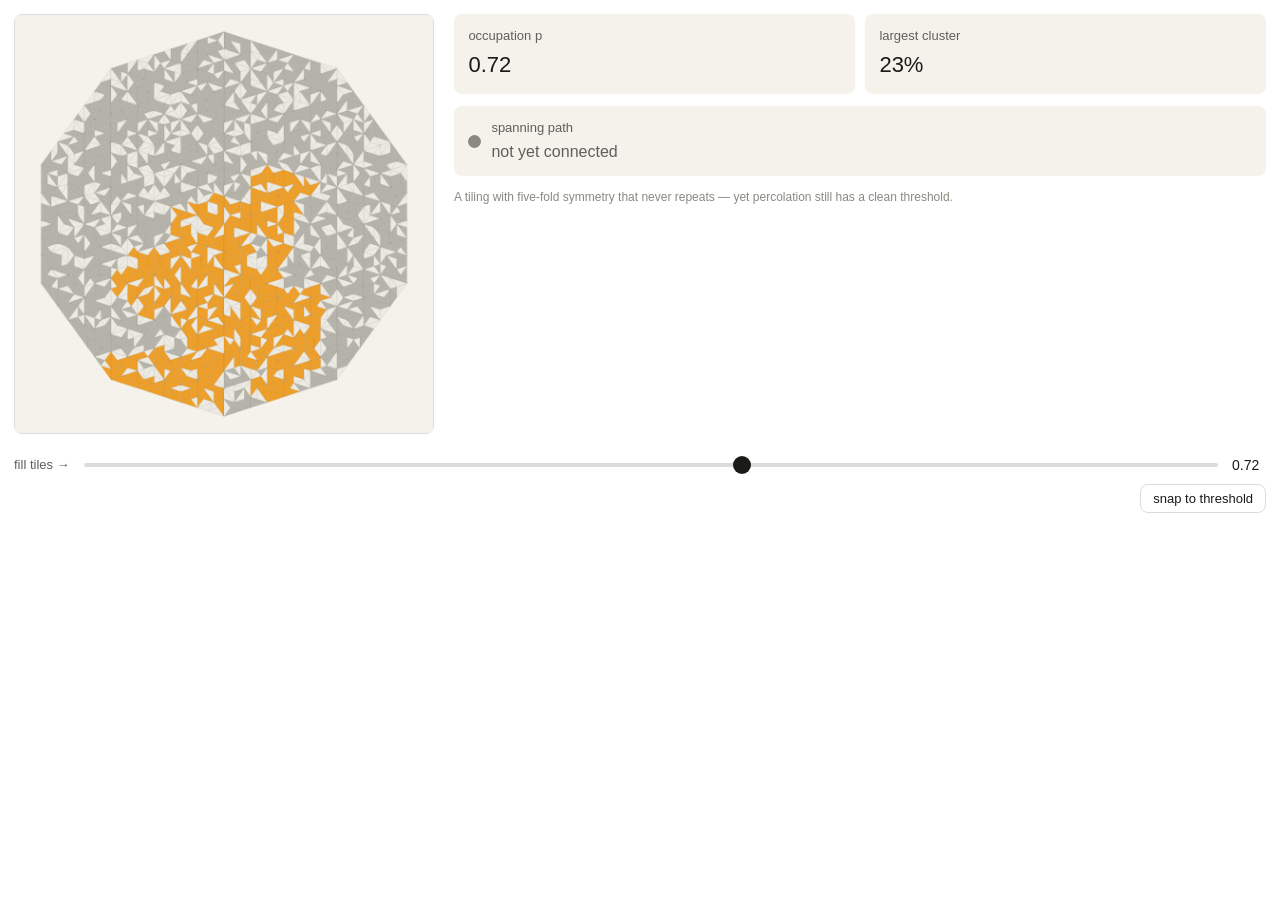
<file: docs/widgets/penrose.html>
<!DOCTYPE html>
<html lang="en">
<head>
<meta name="robots" content="noindex, nofollow">
<meta charset="utf-8">
<meta name="viewport" content="width=device-width, initial-scale=1">
<title>Penrose aperiodic percolation</title>
<link rel="stylesheet" href="../theme.css">
</head>
<body>
<h2 class="sr-only">Percolation on a Penrose aperiodic tiling: each tile is occupied with probability p, and a connected cluster suddenly spans the tiling above a critical probability.</h2>

<div style="display:flex; flex-wrap:wrap; gap:20px; align-items:flex-start;">
  <div style="flex:0 0 auto;">
    <canvas id="plat" width="440" height="440" role="img" aria-label="Penrose tiling percolation" style="width:100%; max-width:420px; height:auto; border-radius:var(--border-radius-md); border:0.5px solid var(--color-border-tertiary); display:block;"></canvas>
  </div>
  <div style="flex:1 1 200px; min-width:200px; display:flex; flex-direction:column; gap:12px;">
    <div style="display:grid; grid-template-columns:1fr 1fr; gap:10px;">
      <div style="background:var(--color-background-secondary); border-radius:var(--border-radius-md); padding:0.75rem 0.9rem;">
        <div style="font-size:13px; color:var(--color-text-secondary);">occupation p</div>
        <div id="p-p" style="font-size:22px; font-weight:500;">0.62</div>
      </div>
      <div style="background:var(--color-background-secondary); border-radius:var(--border-radius-md); padding:0.75rem 0.9rem;">
        <div style="font-size:13px; color:var(--color-text-secondary);">largest cluster</div>
        <div id="p-cl" style="font-size:22px; font-weight:500;">&mdash;</div>
      </div>
    </div>
    <div style="background:var(--color-background-secondary); border-radius:var(--border-radius-md); padding:0.75rem 0.9rem; display:flex; align-items:center; gap:10px;">
      <span id="p-ic" class="status-dot"></span>
      <div>
        <div style="font-size:13px; color:var(--color-text-secondary);">spanning path</div>
        <div id="p-span" style="font-size:16px; font-weight:500;">not yet connected</div>
      </div>
    </div>
    <div style="font-size:12px; color:var(--color-text-tertiary);">A tiling with five-fold symmetry that never repeats &mdash; yet percolation still has a clean threshold.</div>
  </div>
</div>

<div style="margin-top:1.25rem; display:flex; align-items:center; gap:12px;">
  <span style="font-size:13px; color:var(--color-text-secondary);">fill tiles &rarr;</span>
  <input id="pslider" type="range" min="0.4" max="0.95" step="0.01" value="0.72" style="flex:1;" />
  <span id="pslider-out" style="font-size:14px; font-weight:500; min-width:34px;">0.72</span>
</div>
<div style="display:flex; justify-content:flex-end; margin-top:8px;">
  <button onclick="window.__pen_jump(0.76)">snap to threshold</button>
</div>

<script>
(function(){
  const PHI=(1+Math.sqrt(5))/2, SUB=6;
  const dark=matchMedia('(prefers-color-scheme: dark)').matches;
  const COL=dark
    ? {bg:'#1f1f19', empty:'#2b2b23', gray:'#6b6a63', coral:'#E06B3D', amber:'#EF9F27', edge:'rgba(255,255,255,0.12)', off:'#76746c'}
    : {bg:'#F4F2EB', empty:'#ECEAE2', gray:'#B6B4AA', coral:'#D85A30', amber:'#EF9F27', edge:'rgba(0,0,0,0.10)', off:'#8a8980'};

  function lerp(a,b,t){return {x:a.x+(b.x-a.x)*t,y:a.y+(b.y-a.y)*t};}

  let tris=[];
  for(let i=0;i<10;i++){
    let b={x:Math.cos((2*i-1)*Math.PI/10),y:Math.sin((2*i-1)*Math.PI/10)};
    let c={x:Math.cos((2*i+1)*Math.PI/10),y:Math.sin((2*i+1)*Math.PI/10)};
    if(i%2===0){const t=b;b=c;c=t;}
    tris.push({col:0,A:{x:0,y:0},B:b,C:c});
  }
  for(let s=0;s<SUB;s++){
    const out=[];
    for(const t of tris){
      const {col,A,B,C}=t;
      if(col===0){
        const P=lerp(A,B,1/PHI);
        out.push({col:0,A:C,B:P,C:B});
        out.push({col:1,A:P,B:C,C:A});
      } else {
        const Q=lerp(B,A,1/PHI);
        const R=lerp(B,C,1/PHI);
        out.push({col:1,A:R,B:C,C:A});
        out.push({col:1,A:Q,B:R,C:B});
        out.push({col:0,A:R,B:Q,C:A});
      }
    }
    tris=out;
  }
  const NT=tris.length;

  const cx=new Float32Array(NT), cyy=new Float32Array(NT);
  for(let i=0;i<NT;i++){ const t=tris[i]; cx[i]=(t.A.x+t.B.x+t.C.x)/3; cyy[i]=(t.A.y+t.B.y+t.C.y)/3; }

  function ek(p,q){ const ax=Math.round(p.x*1000),ay=Math.round(p.y*1000),bx=Math.round(q.x*1000),by=Math.round(q.y*1000);
    return (ax<bx||(ax===bx&&ay<=by))?ax+','+ay+','+bx+','+by:bx+','+by+','+ax+','+ay; }
  const emap=new Map();
  for(let i=0;i<NT;i++){ const t=tris[i]; const es=[ek(t.A,t.B),ek(t.B,t.C),ek(t.C,t.A)];
    for(const e of es){ let a=emap.get(e); if(!a){a=[];emap.set(e,a);} a.push(i); } }
  const na=[], nb=[];
  for(const arr of emap.values()){ if(arr.length===2){ na.push(arr[0]); nb.push(arr[1]); } }
  const NE=na.length;

  const rT=new Float32Array(NT); for(let i=0;i<NT;i++)rT[i]=Math.random();

  let minx=1e9,maxx=-1e9;
  for(let i=0;i<NT;i++){ if(cx[i]<minx)minx=cx[i]; if(cx[i]>maxx)maxx=cx[i]; }
  const loThr=minx+(maxx-minx)*0.10, hiThr=maxx-(maxx-minx)*0.10;
  const leftIdx=[], rightIdx=[];
  for(let i=0;i<NT;i++){ if(cx[i]<loThr)leftIdx.push(i); if(cx[i]>hiThr)rightIdx.push(i); }

  const lat=document.getElementById('plat'), ctx=lat.getContext('2d');
  const W=440, sc=W*0.46, ox=W/2, oy=W/2;
  function PXx(p){return ox+p.x*sc;} function PYy(p){return oy-p.y*sc;}

  function compute(p){
    const occ=new Uint8Array(NT), parent=new Int32Array(NT);
    for(let i=0;i<NT;i++){ occ[i]=rT[i]<p?1:0; parent[i]=i; }
    function find(x){ while(parent[x]!==x){parent[x]=parent[parent[x]];x=parent[x];} return x; }
    for(let e=0;e<NE;e++){ const a=na[e],b=nb[e]; if(occ[a]&&occ[b]){ const ra=find(a),rb=find(b); if(ra!==rb)parent[ra]=rb; } }
    const size=new Int32Array(NT); let lRoot=-1,lSize=0;
    for(let i=0;i<NT;i++){ if(!occ[i])continue; const r=find(i); size[r]++; if(size[r]>lSize){lSize=size[r];lRoot=r;} }
    const lset=new Set(), rset=new Set();
    for(const i of leftIdx) if(occ[i])lset.add(find(i));
    for(const i of rightIdx) if(occ[i])rset.add(find(i));
    let spans=false,sRoot=-1;
    for(const r of lset){ if(rset.has(r)){spans=true;sRoot=r;break;} }
    return {occ,find,lRoot,lSize,spans,sRoot};
  }

  function draw(r){
    ctx.clearRect(0,0,W,W); ctx.fillStyle=COL.bg; ctx.fillRect(0,0,W,W);
    ctx.lineWidth=0.5; ctx.strokeStyle=COL.edge;
    for(let i=0;i<NT;i++){ const t=tris[i];
      let c=COL.empty;
      if(r.occ[i]){ const root=r.find(i);
        if(r.spans&&root===r.sRoot)c=COL.coral;
        else if(root===r.lRoot)c=COL.amber;
        else c=COL.gray; }
      ctx.beginPath();
      ctx.moveTo(PXx(t.A),PYy(t.A)); ctx.lineTo(PXx(t.B),PYy(t.B)); ctx.lineTo(PXx(t.C),PYy(t.C)); ctx.closePath();
      ctx.fillStyle=c; ctx.fill(); ctx.stroke();
    }
  }
  function update(p){
    const r=compute(p);
    draw(r);
    document.getElementById('p-p').textContent=p.toFixed(2);
    document.getElementById('pslider-out').textContent=p.toFixed(2);
    document.getElementById('p-cl').textContent=Math.round(r.lSize/NT*100)+'%';
    const span=document.getElementById('p-span'), ic=document.getElementById('p-ic');
    if(r.spans){ span.textContent='connected left → right'; span.style.color='var(--color-text-primary)'; ic.style.background=COL.coral; }
    else { span.textContent='not yet connected'; span.style.color='var(--color-text-secondary)'; ic.style.background=COL.off; }
  }
  const s=document.getElementById('pslider');
  s.addEventListener('input', e=>update(parseFloat(e.target.value)));
  window.__pen_jump=function(v){ s.value=v; update(v); };
  update(0.72);
  try{ new ResizeObserver(()=>{ try{parent.postMessage({h:document.body.scrollHeight},'*')}catch(e){} }).observe(document.body); }catch(e){}
})();
</script>
</body>
</html>
</file>
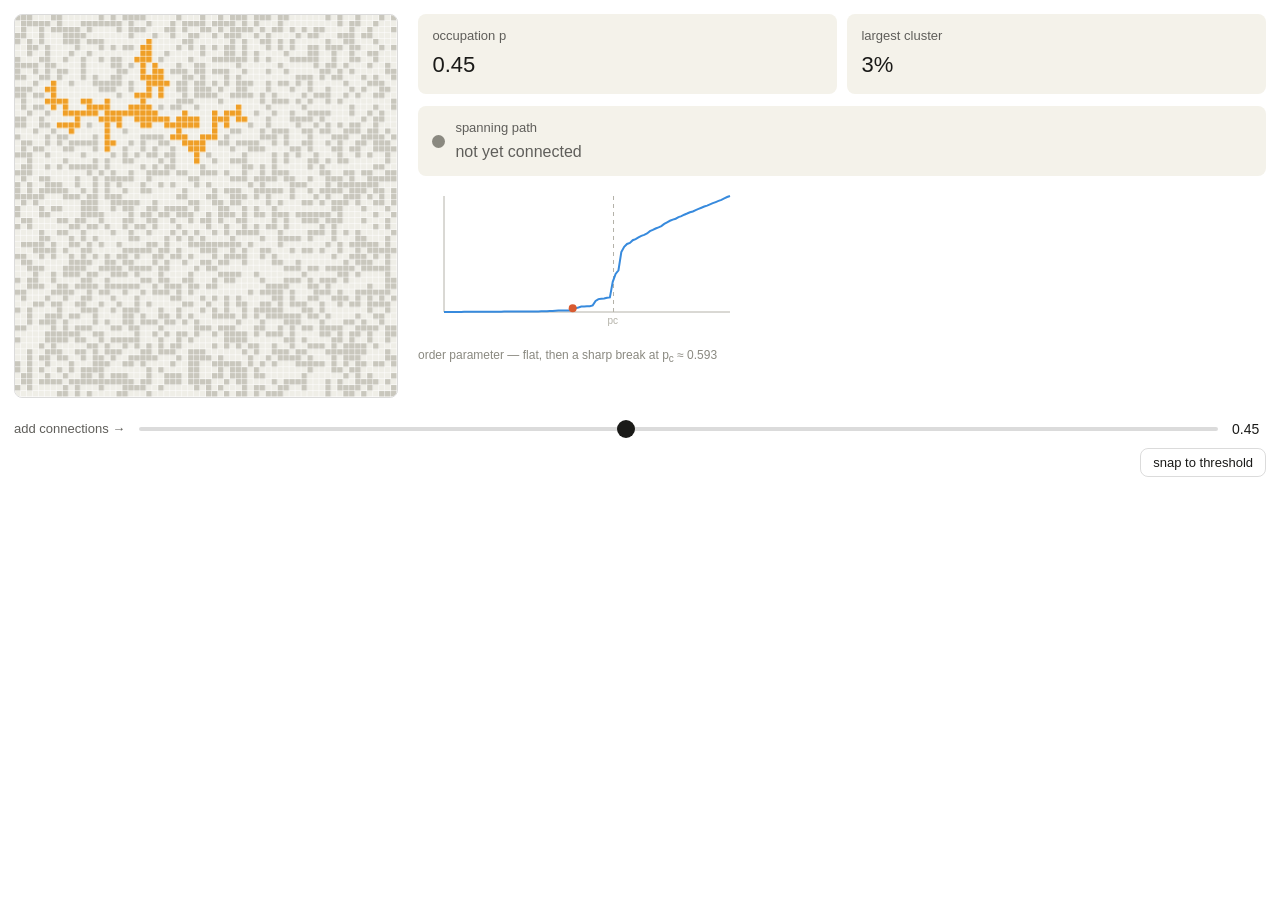
<file: docs/widgets/square.html>
<!DOCTYPE html>
<html lang="en">
<head>
<meta name="robots" content="noindex, nofollow">
<meta charset="utf-8">
<meta name="viewport" content="width=device-width, initial-scale=1">
<title>Square-lattice percolation</title>
<link rel="stylesheet" href="../theme.css">
</head>
<body>
<h2 class="sr-only">Square-lattice site percolation: dragging the occupation probability p upward produces a sudden spanning cluster near the critical threshold 0.593.</h2>

<div style="display:flex; flex-wrap:wrap; gap:20px; align-items:flex-start;">
  <div style="flex:0 0 auto;">
    <canvas id="lat" width="384" height="384" role="img" aria-label="Percolation lattice grid" style="width:384px; max-width:100%; height:auto; border-radius:var(--border-radius-md); border:0.5px solid var(--color-border-tertiary); display:block;"></canvas>
  </div>
  <div style="flex:1 1 230px; min-width:230px; display:flex; flex-direction:column; gap:12px;">
    <div style="display:grid; grid-template-columns:1fr 1fr; gap:10px;">
      <div style="background:var(--color-background-secondary); border-radius:var(--border-radius-md); padding:0.75rem 0.9rem;">
        <div style="font-size:13px; color:var(--color-text-secondary);">occupation p</div>
        <div id="m-p" style="font-size:22px; font-weight:500;">0.45</div>
      </div>
      <div style="background:var(--color-background-secondary); border-radius:var(--border-radius-md); padding:0.75rem 0.9rem;">
        <div style="font-size:13px; color:var(--color-text-secondary);">largest cluster</div>
        <div id="m-cl" style="font-size:22px; font-weight:500;">&mdash;</div>
      </div>
    </div>
    <div style="background:var(--color-background-secondary); border-radius:var(--border-radius-md); padding:0.75rem 0.9rem; display:flex; align-items:center; gap:10px;">
      <span id="span-ic" class="status-dot"></span>
      <div>
        <div style="font-size:13px; color:var(--color-text-secondary);">spanning path</div>
        <div id="m-span" style="font-size:16px; font-weight:500;">not yet connected</div>
      </div>
    </div>
    <canvas id="curve" width="320" height="150" role="img" aria-label="Order parameter curve" style="width:100%; max-width:320px; height:auto;"></canvas>
    <div style="font-size:12px; color:var(--color-text-tertiary); margin-top:-4px;">order parameter &mdash; flat, then a sharp break at p<sub>c</sub> &asymp; 0.593</div>
  </div>
</div>

<div style="margin-top:1.25rem; display:flex; align-items:center; gap:12px;">
  <span style="font-size:13px; color:var(--color-text-secondary);">add connections &rarr;</span>
  <input id="slider" type="range" min="0" max="1" step="0.01" value="0.45" style="flex:1;" />
  <span id="slider-out" style="font-size:14px; font-weight:500; min-width:34px;">0.45</span>
</div>
<div style="display:flex; justify-content:flex-end; margin-top:8px;">
  <button onclick="window.__perc_jump(0.59)">snap to threshold</button>
</div>

<script>
(function(){
  const N = 64, CELL = 6, PC = 0.5927;
  const dark = matchMedia('(prefers-color-scheme: dark)').matches;
  const COL = dark
    ? { empty:'#26261f', gray:'#5F5E5A', amber:'#EF9F27', coral:'#D85A30', axis:'#5F5E5A', muted:'#888780', line:'#85B7EB', dot:'#D85A30', off:'#76746c' }
    : { empty:'#EFEEE7', gray:'#C9C7BD', amber:'#EF9F27', coral:'#D85A30', axis:'#B4B2A9', muted:'#B4B2A9', line:'#378ADD', dot:'#D85A30', off:'#8a8980' };

  const field = new Float32Array(N*N);
  for (let i=0;i<N*N;i++) field[i] = Math.random();

  const lat = document.getElementById('lat'), lctx = lat.getContext('2d');
  const cur = document.getElementById('curve'), cctx = cur.getContext('2d');

  function compute(p){
    const n=N*N, parent=new Int32Array(n), occ=new Uint8Array(n);
    for(let i=0;i<n;i++){ parent[i]=i; occ[i]= field[i]<p ?1:0; }
    function find(x){ while(parent[x]!==x){ parent[x]=parent[parent[x]]; x=parent[x]; } return x; }
    function uni(a,b){ const ra=find(a),rb=find(b); if(ra!==rb) parent[ra]=rb; }
    for(let y=0;y<N;y++) for(let x=0;x<N;x++){ const i=y*N+x; if(!occ[i])continue;
      if(x+1<N&&occ[i+1])uni(i,i+1); if(y+1<N&&occ[i+N])uni(i,i+N); }
    const size=new Int32Array(n); let lRoot=-1,lSize=0;
    for(let i=0;i<n;i++){ if(!occ[i])continue; const r=find(i); size[r]++; if(size[r]>lSize){lSize=size[r];lRoot=r;} }
    const top=new Set(), bot=new Set();
    for(let x=0;x<N;x++){ if(occ[x])top.add(find(x)); const b=(N-1)*N+x; if(occ[b])bot.add(find(b)); }
    let spans=false, sRoot=-1;
    for(const r of top){ if(bot.has(r)){ spans=true; sRoot=r; break; } }
    return {occ, find, lRoot, lSize, spans, sRoot};
  }

  const curve=[];
  for(let k=0;k<=100;k++){ const p=k/100; const r=compute(p); curve.push({p, v:r.lSize/(N*N)}); }

  function drawLattice(p, r){
    lctx.clearRect(0,0,384,384);
    for(let y=0;y<N;y++) for(let x=0;x<N;x++){
      const i=y*N+x; let c=COL.empty;
      if(r.occ[i]){ const root=r.find(i);
        if(r.spans && root===r.sRoot) c=COL.coral;
        else if(root===r.lRoot) c=COL.amber;
        else c=COL.gray;
      }
      lctx.fillStyle=c; lctx.fillRect(x*CELL,y*CELL,CELL-0.5,CELL-0.5);
    }
  }
  function drawCurve(p, frac){
    const W=320,H=150,pad=26;
    cctx.clearRect(0,0,W,H);
    cctx.strokeStyle=COL.axis; cctx.lineWidth=1;
    cctx.beginPath(); cctx.moveTo(pad,8); cctx.lineTo(pad,H-pad); cctx.lineTo(W-8,H-pad); cctx.stroke();
    const xc=pad+PC*(W-8-pad);
    cctx.setLineDash([4,4]); cctx.strokeStyle=COL.muted; cctx.beginPath(); cctx.moveTo(xc,8); cctx.lineTo(xc,H-pad); cctx.stroke(); cctx.setLineDash([]);
    cctx.fillStyle=COL.muted; cctx.font='10px sans-serif'; cctx.fillText('pc',xc-6,H-pad+12);
    cctx.strokeStyle=COL.line; cctx.lineWidth=2; cctx.beginPath();
    for(let k=0;k<curve.length;k++){ const X=pad+curve[k].p*(W-8-pad), Y=(H-pad)-curve[k].v*(H-pad-8);
      if(k===0)cctx.moveTo(X,Y); else cctx.lineTo(X,Y); }
    cctx.stroke();
    const X=pad+p*(W-8-pad), Y=(H-pad)-frac*(H-pad-8);
    cctx.fillStyle=COL.dot; cctx.beginPath(); cctx.arc(X,Y,4,0,7); cctx.fill();
  }
  function update(p){
    const r=compute(p), frac=r.lSize/(N*N);
    drawLattice(p,r); drawCurve(p,frac);
    document.getElementById('m-p').textContent=p.toFixed(2);
    document.getElementById('slider-out').textContent=p.toFixed(2);
    document.getElementById('m-cl').textContent=Math.round(frac*100)+'%';
    const span=document.getElementById('m-span'), ic=document.getElementById('span-ic');
    if(r.spans){ span.textContent='connected top → bottom'; span.style.color='var(--color-text-primary)'; ic.style.background=COL.coral; }
    else { span.textContent='not yet connected'; span.style.color='var(--color-text-secondary)'; ic.style.background=COL.off; }
  }
  const slider=document.getElementById('slider');
  slider.addEventListener('input', e=>update(parseFloat(e.target.value)));
  window.__perc_jump=function(v){ slider.value=v; update(v); };
  update(0.45);
  try{ new ResizeObserver(()=>{ try{parent.postMessage({h:document.body.scrollHeight},'*')}catch(e){} }).observe(document.body); }catch(e){}
})();
</script>
</body>
</html>
</file>
<file: docs/theme.css>
:root{
  --color-text-primary:#1a1a18;
  --color-text-secondary:#5f5e5a;
  --color-text-tertiary:#8a8980;
  --color-background-primary:#ffffff;
  --color-background-secondary:#f4f2ea;
  --color-background-tertiary:#efeee7;
  --color-border-tertiary:rgba(0,0,0,0.14);
  --border-radius-md:8px;
  --border-radius-lg:12px;
  --font-sans:-apple-system,BlinkMacSystemFont,"Segoe UI",Roboto,Helvetica,Arial,sans-serif;
}
@media (prefers-color-scheme: dark){
  :root{
    --color-text-primary:#ececea;
    --color-text-secondary:#a8a79f;
    --color-text-tertiary:#76746c;
    --color-background-primary:#1c1c1a;
    --color-background-secondary:#26261f;
    --color-background-tertiary:#22221c;
    --color-border-tertiary:rgba(255,255,255,0.14);
  }
}
*{box-sizing:border-box;}
body{font-family:var(--font-sans);color:var(--color-text-primary);margin:0;padding:14px;background:transparent;line-height:1.6;-webkit-font-smoothing:antialiased;}
.sr-only{position:absolute;width:1px;height:1px;padding:0;margin:-1px;overflow:hidden;clip:rect(0,0,0,0);border:0;}
input[type=range]{-webkit-appearance:none;appearance:none;height:4px;background:var(--color-border-tertiary);border-radius:4px;outline:none;cursor:pointer;}
input[type=range]::-webkit-slider-thumb{-webkit-appearance:none;width:18px;height:18px;border-radius:50%;background:var(--color-text-primary);cursor:pointer;}
input[type=range]::-moz-range-thumb{width:18px;height:18px;border:none;border-radius:50%;background:var(--color-text-primary);cursor:pointer;}
button{font-family:inherit;font-size:13px;background:transparent;color:var(--color-text-primary);border:0.5px solid var(--color-border-tertiary);border-radius:var(--border-radius-md);padding:6px 12px;cursor:pointer;transition:background .15s;}
button:hover{background:var(--color-background-secondary);}
button:active{transform:scale(0.98);}
.status-dot{width:13px;height:13px;border-radius:50%;background:var(--color-text-tertiary);display:inline-block;flex:0 0 auto;}
</file>
